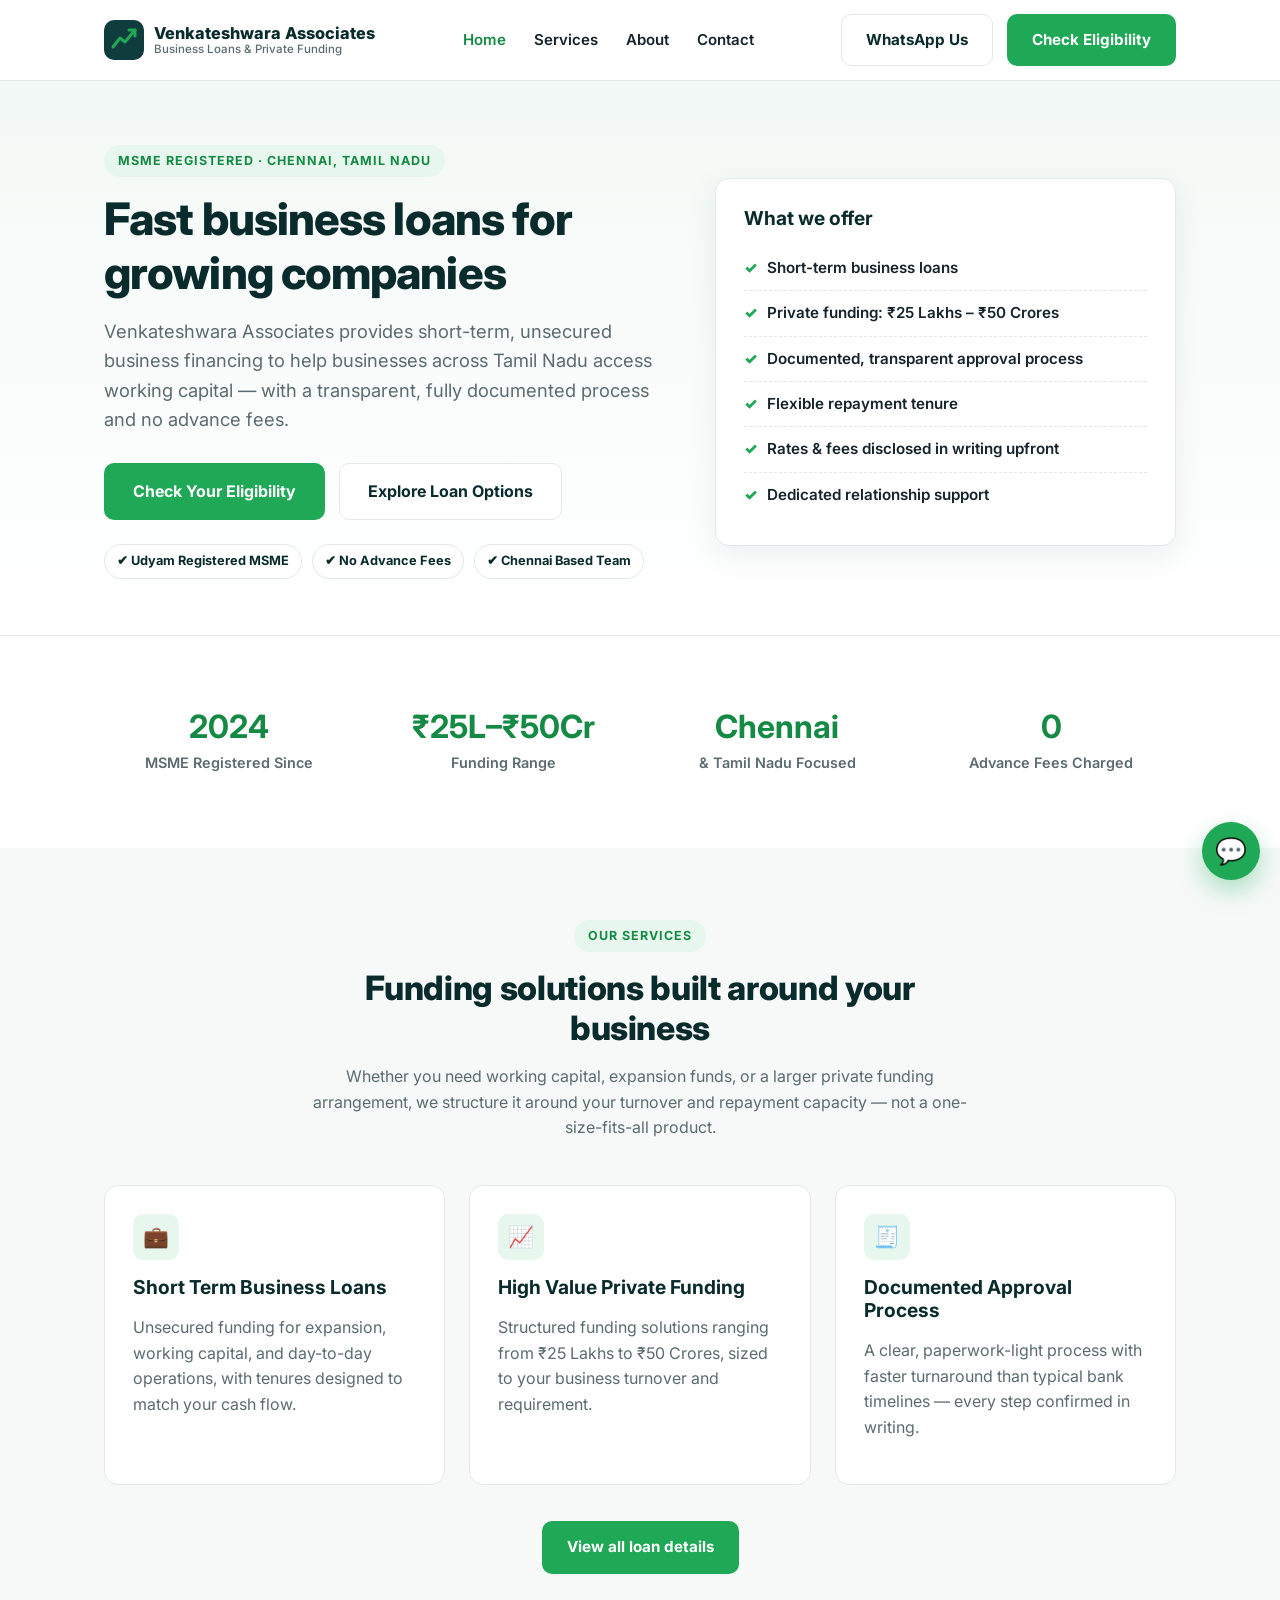
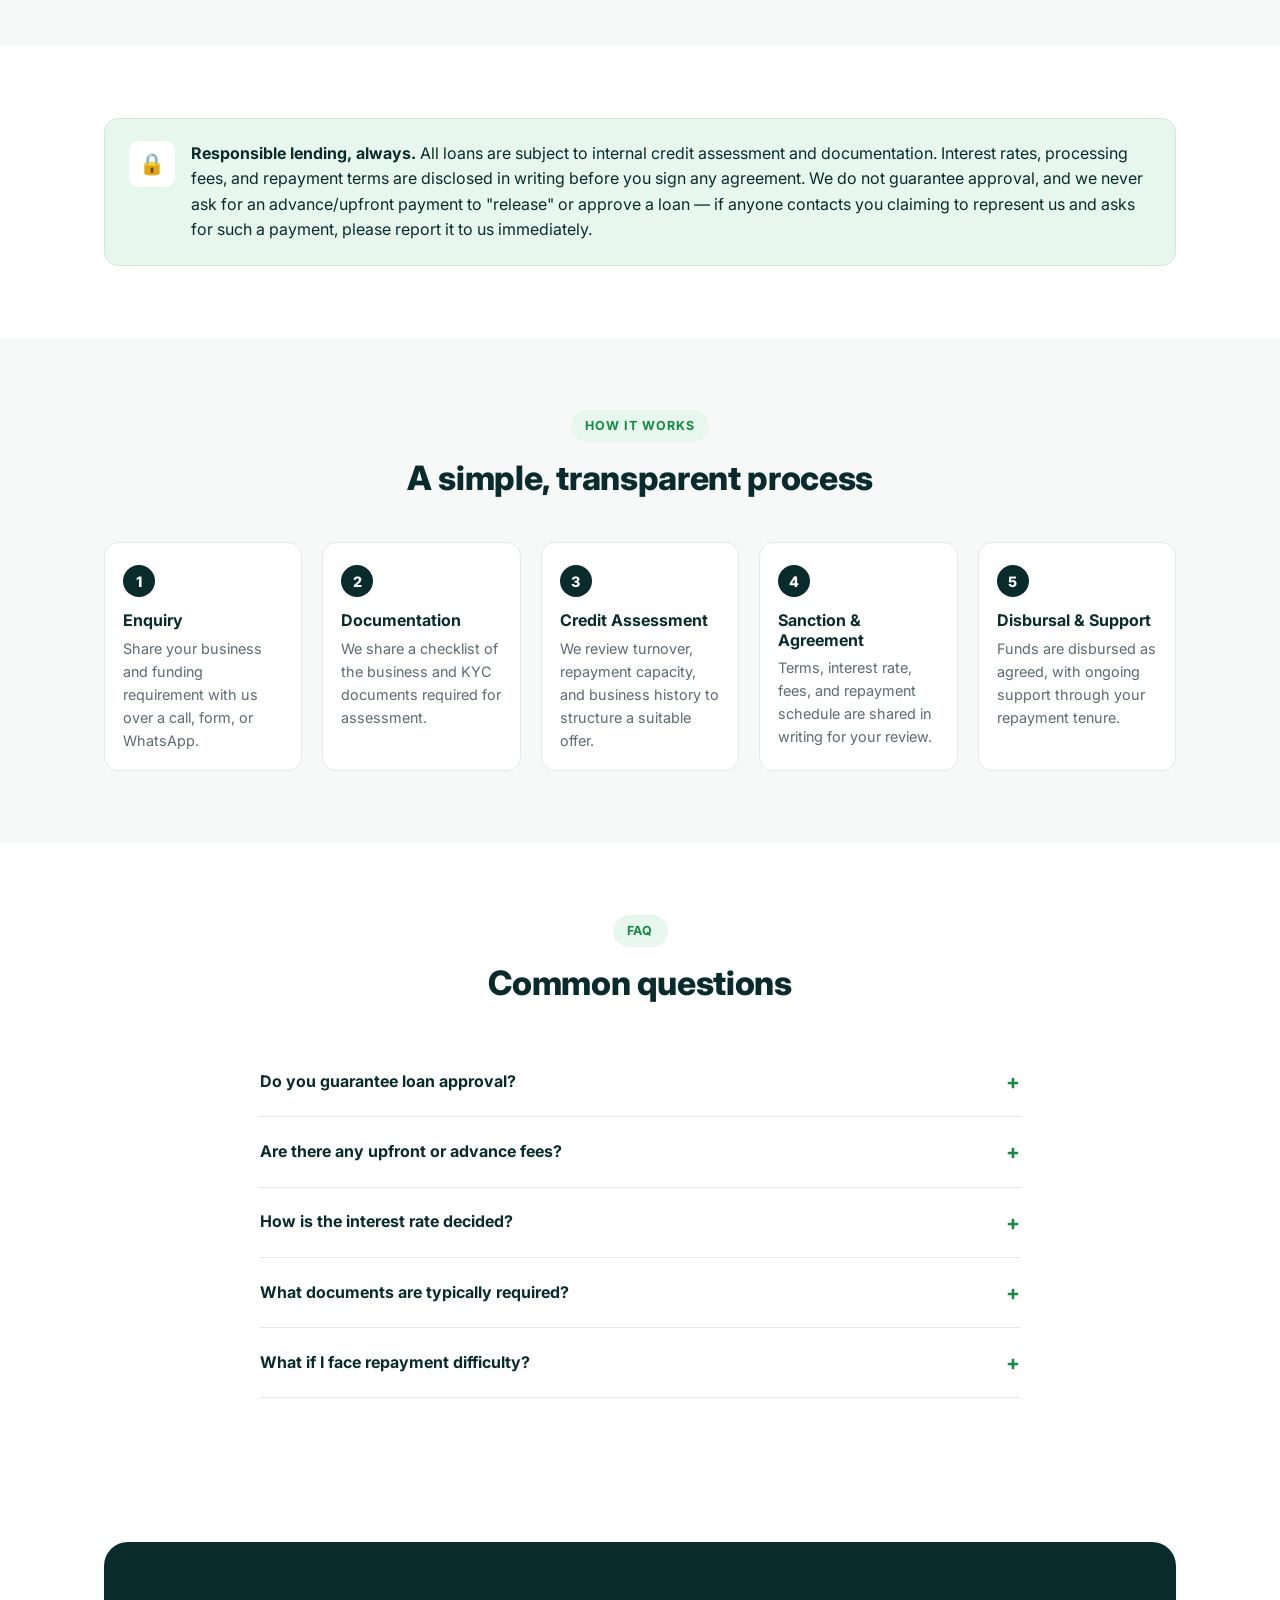
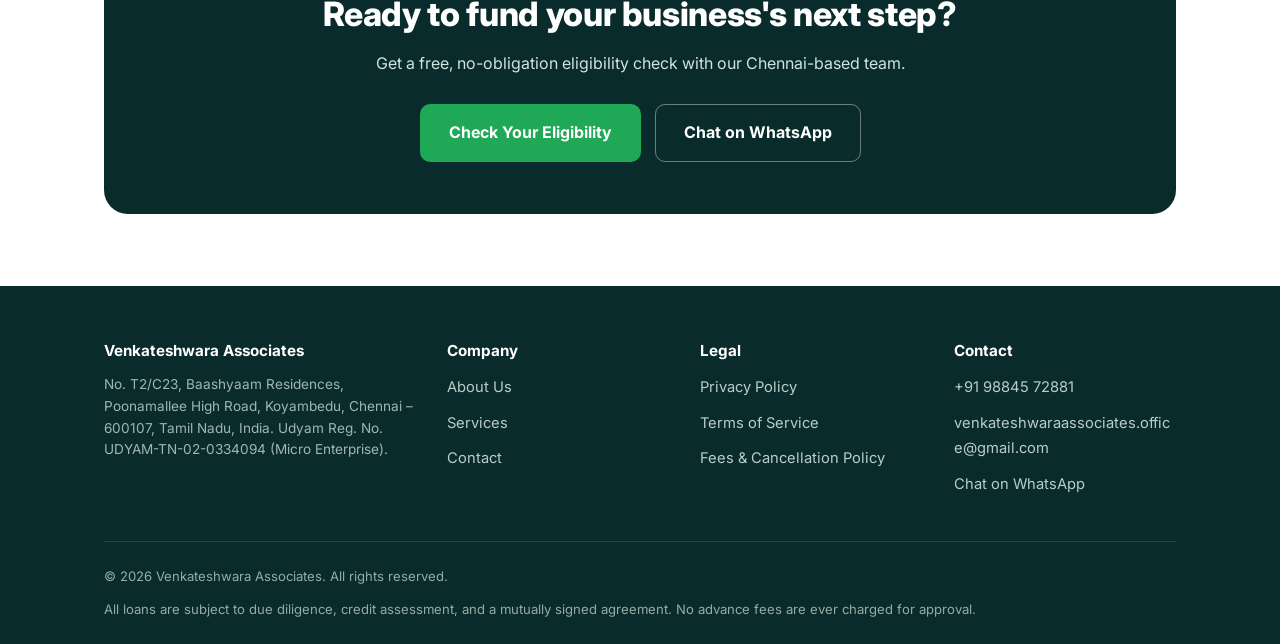
<file: index.html>
<!doctype html>
<html lang="en">
<head>
  <meta charset="UTF-8" />
  <meta name="viewport" content="width=device-width, initial-scale=1.0" />
  <meta name="google-site-verification" content="zwR0_dr8eUotL64Caal3zgIQDHOBmUGTR8WwQlcmbHc" />
  <title>Fast Business Loans for Growing Companies | Venkateshwara Associates, Chennai</title>
  <meta name="description" content="Venkateshwara Associates provides short-term, unsecured business loans and high-value private funding (₹25 Lakhs to ₹50 Crores) to growing businesses in Chennai and Tamil Nadu. MSME registered, transparent process." />
  <link rel="canonical" href="https://venkateshwaraassociates.com/" />
  <meta property="og:type" content="website" />
  <meta property="og:title" content="Fast Business Loans for Growing Companies | Venkateshwara Associates" />
  <meta property="og:description" content="Short-term unsecured business loans and high-value private funding for businesses across Tamil Nadu. MSME registered, transparent terms, no advance fees." />
  <meta property="og:url" content="https://venkateshwaraassociates.com/" />
  <meta property="og:image" content="/assets/og-image.png" />
  <meta name="twitter:card" content="summary_large_image" />
  <link rel="icon" href="/assets/logo.svg" type="image/svg+xml" />
  <link rel="preconnect" href="https://fonts.googleapis.com" />
  <link rel="preconnect" href="https://fonts.gstatic.com" crossorigin />
  <link href="https://fonts.googleapis.com/css2?family=Inter:wght@400;500;600;700;800&display=swap" rel="stylesheet" />
  <link rel="stylesheet" href="/css/style.css" />
  <script type="application/ld+json">
  {
    "@context": "https://schema.org",
    "@type": "FinancialService",
    "name": "Venkateshwara Associates",
    "url": "https://venkateshwaraassociates.com/",
    "logo": "https://venkateshwaraassociates.com/assets/logo.svg",
    "description": "Short-term unsecured business loans and high-value private funding for growing businesses in Tamil Nadu.",
    "address": {
      "@type": "PostalAddress",
      "streetAddress": "No. T2/C23, Baashyaam Residences, Poonamallee High Road, Koyambedu",
      "addressLocality": "Chennai",
      "addressRegion": "Tamil Nadu",
      "postalCode": "600107",
      "addressCountry": "IN"
    },
    "telephone": "+91-98845-72881",
    "email": "venkateshwaraassociates.office@gmail.com",
    "areaServed": "IN",
    "identifier": "UDYAM-TN-02-0334094"
  }
  </script>
</head>
<body>
  <header class="site-header">
    <div class="container nav">
      <a href="/" class="brand">
        <img src="/assets/logo.svg" width="40" height="40" alt="" />
        <span class="brand-name">Venkateshwara Associates<small>Business Loans &amp; Private Funding</small></span>
      </a>
      <nav>
        <ul class="nav-links">
          <li><a href="/" class="active">Home</a></li>
          <li><a href="/services.html">Services</a></li>
          <li><a href="/about.html">About</a></li>
          <li><a href="/contact.html">Contact</a></li>
        </ul>
      </nav>
      <div class="nav-cta">
        <a class="btn btn-outline" href="https://wa.me/919884572881?text=Hi%2C%20I%27d%20like%20to%20know%20more%20about%20business%20loans." target="_blank" rel="noopener">WhatsApp Us</a>
        <a class="btn btn-primary nav-apply" href="/contact.html"><span class="cta-full">Check Eligibility</span><span class="cta-short">Apply</span></a>
        <button class="nav-toggle" aria-label="Toggle menu" aria-expanded="false"><span></span></button>
      </div>
    </div>
  </header>

  <main>
    <section class="hero">
      <div class="container hero-grid">
        <div>
          <span class="eyebrow">MSME Registered &middot; Chennai, Tamil Nadu</span>
          <h1>Fast business loans for growing companies</h1>
          <p class="lead">Venkateshwara Associates provides short-term, unsecured business financing to help businesses across Tamil Nadu access working capital &mdash; with a transparent, fully documented process and no advance fees.</p>
          <div class="hero-actions">
            <a class="btn btn-primary btn-lg" href="/contact.html">Check Your Eligibility</a>
            <a class="btn btn-outline btn-lg" href="/services.html">Explore Loan Options</a>
          </div>
          <div class="hero-badges">
            <span class="badge">✔ Udyam Registered MSME</span>
            <span class="badge">✔ No Advance Fees</span>
            <span class="badge">✔ Chennai Based Team</span>
          </div>
        </div>
        <div class="hero-card">
          <h3>What we offer</h3>
          <ul>
            <li><span class="tick">✓</span> Short-term business loans</li>
            <li><span class="tick">✓</span> Private funding: ₹25 Lakhs &ndash; ₹50 Crores</li>
            <li><span class="tick">✓</span> Documented, transparent approval process</li>
            <li><span class="tick">✓</span> Flexible repayment tenure</li>
            <li><span class="tick">✓</span> Rates &amp; fees disclosed in writing upfront</li>
            <li><span class="tick">✓</span> Dedicated relationship support</li>
          </ul>
        </div>
      </div>
    </section>

    <section class="section">
      <div class="container">
        <div class="stats">
          <div class="stat"><h3>2024</h3><span>MSME Registered Since</span></div>
          <div class="stat"><h3>₹25L&ndash;₹50Cr</h3><span>Funding Range</span></div>
          <div class="stat"><h3>Chennai</h3><span>&amp; Tamil Nadu Focused</span></div>
          <div class="stat"><h3>0</h3><span>Advance Fees Charged</span></div>
        </div>
      </div>
    </section>

    <section class="section section-soft" id="services">
      <div class="container">
        <div class="section-head">
          <span class="eyebrow">Our Services</span>
          <h2>Funding solutions built around your business</h2>
          <p>Whether you need working capital, expansion funds, or a larger private funding arrangement, we structure it around your turnover and repayment capacity &mdash; not a one-size-fits-all product.</p>
        </div>
        <div class="grid-3">
          <div class="card">
            <div class="card-icon">💼</div>
            <h3>Short Term Business Loans</h3>
            <p>Unsecured funding for expansion, working capital, and day-to-day operations, with tenures designed to match your cash flow.</p>
          </div>
          <div class="card">
            <div class="card-icon">📈</div>
            <h3>High Value Private Funding</h3>
            <p>Structured funding solutions ranging from ₹25 Lakhs to ₹50 Crores, sized to your business turnover and requirement.</p>
          </div>
          <div class="card">
            <div class="card-icon">🧾</div>
            <h3>Documented Approval Process</h3>
            <p>A clear, paperwork-light process with faster turnaround than typical bank timelines &mdash; every step confirmed in writing.</p>
          </div>
        </div>
        <div style="text-align:center; margin-top:36px;">
          <a class="btn btn-primary" href="/services.html">View all loan details</a>
        </div>
      </div>
    </section>

    <section class="section">
      <div class="container">
        <div class="notice">
          <div class="card-icon">🔒</div>
          <p><strong>Responsible lending, always.</strong> All loans are subject to internal credit assessment and documentation. Interest rates, processing fees, and repayment terms are disclosed in writing before you sign any agreement. We do not guarantee approval, and we never ask for an advance/upfront payment to "release" or approve a loan &mdash; if anyone contacts you claiming to represent us and asks for such a payment, please report it to us immediately.</p>
        </div>
      </div>
    </section>

    <section class="section section-soft">
      <div class="container">
        <div class="section-head">
          <span class="eyebrow">How It Works</span>
          <h2>A simple, transparent process</h2>
        </div>
        <div class="process">
          <div class="step"><div class="step-num">1</div><h3>Enquiry</h3><p>Share your business and funding requirement with us over a call, form, or WhatsApp.</p></div>
          <div class="step"><div class="step-num">2</div><h3>Documentation</h3><p>We share a checklist of the business and KYC documents required for assessment.</p></div>
          <div class="step"><div class="step-num">3</div><h3>Credit Assessment</h3><p>We review turnover, repayment capacity, and business history to structure a suitable offer.</p></div>
          <div class="step"><div class="step-num">4</div><h3>Sanction &amp; Agreement</h3><p>Terms, interest rate, fees, and repayment schedule are shared in writing for your review.</p></div>
          <div class="step"><div class="step-num">5</div><h3>Disbursal &amp; Support</h3><p>Funds are disbursed as agreed, with ongoing support through your repayment tenure.</p></div>
        </div>
      </div>
    </section>

    <section class="section" id="faq">
      <div class="container">
        <div class="section-head">
          <span class="eyebrow">FAQ</span>
          <h2>Common questions</h2>
        </div>
        <div style="max-width:760px;margin:0 auto;">
          <details class="faq-item">
            <summary>Do you guarantee loan approval?</summary>
            <p>No. Every application goes through an internal credit assessment based on your business turnover, documentation, and repayment capacity. We only confirm terms in writing once an offer is sanctioned.</p>
          </details>
          <details class="faq-item">
            <summary>Are there any upfront or advance fees?</summary>
            <p>We do not charge any advance/upfront payment to approve or disburse a loan. Any applicable processing fees are disclosed clearly before you sign an agreement, and are deducted from or billed alongside the sanctioned loan &mdash; never collected in advance to "unlock" funding.</p>
          </details>
          <details class="faq-item">
            <summary>How is the interest rate decided?</summary>
            <p>Interest rates depend on the loan amount, tenure, and your business's risk profile, and are shared with you in writing as part of the sanction offer before you agree to proceed.</p>
          </details>
          <details class="faq-item">
            <summary>What documents are typically required?</summary>
            <p>Common requirements include business registration proof, recent bank statements, KYC of the proprietor/partners/directors, and basic financial/turnover details. We'll confirm the exact checklist for your case during the enquiry step.</p>
          </details>
          <details class="faq-item">
            <summary>What if I face repayment difficulty?</summary>
            <p>Contact us as early as possible &mdash; we'd rather work out a revised plan with you than let an account fall into default. Our contact and grievance details are on the <a href="/contact.html">Contact page</a>.</p>
          </details>
        </div>
      </div>
    </section>

    <section class="section">
      <div class="container">
        <div class="cta-band">
          <h2>Ready to fund your business's next step?</h2>
          <p>Get a free, no-obligation eligibility check with our Chennai-based team.</p>
          <div class="hero-actions" style="justify-content:center;">
            <a class="btn btn-primary btn-lg" href="/contact.html">Check Your Eligibility</a>
            <a class="btn btn-outline btn-lg" href="https://wa.me/919884572881?text=Hi%2C%20I%27d%20like%20to%20know%20more%20about%20business%20loans." target="_blank" rel="noopener">Chat on WhatsApp</a>
          </div>
        </div>
      </div>
    </section>
  </main>

  <footer class="site-footer">
    <div class="container">
      <div class="footer-grid">
        <div>
          <h4>Venkateshwara Associates</h4>
          <p class="foot-legal">No. T2/C23, Baashyaam Residences, Poonamallee High Road, Koyambedu, Chennai &ndash; 600107, Tamil Nadu, India. Udyam Reg. No. UDYAM-TN-02-0334094 (Micro Enterprise).</p>
        </div>
        <div>
          <h4>Company</h4>
          <ul>
            <li><a href="/about.html">About Us</a></li>
            <li><a href="/services.html">Services</a></li>
            <li><a href="/contact.html">Contact</a></li>
          </ul>
        </div>
        <div>
          <h4>Legal</h4>
          <ul>
            <li><a href="/privacy-policy.html">Privacy Policy</a></li>
            <li><a href="/terms-of-service.html">Terms of Service</a></li>
            <li><a href="/refund-policy.html">Fees &amp; Cancellation Policy</a></li>
          </ul>
        </div>
        <div>
          <h4>Contact</h4>
          <ul>
            <li><a href="tel:+919884572881">+91 98845 72881</a></li>
            <li><a href="mailto:venkateshwaraassociates.office@gmail.com">venkateshwaraassociates.office@gmail.com</a></li>
            <li><a href="https://wa.me/919884572881" target="_blank" rel="noopener">Chat on WhatsApp</a></li>
          </ul>
        </div>
      </div>
      <div class="footer-bottom">
        <span>&copy; <span id="year"></span> Venkateshwara Associates. All rights reserved.</span>
        <span>All loans are subject to due diligence, credit assessment, and a mutually signed agreement. No advance fees are ever charged for approval.</span>
      </div>
    </div>
  </footer>

  <a class="whatsapp-fab" href="https://wa.me/919884572881?text=Hi%2C%20I%27d%20like%20to%20know%20more%20about%20business%20loans." target="_blank" rel="noopener" aria-label="Chat on WhatsApp">💬</a>
  <script src="/js/main.js"></script>
</body>
</html>
</file>
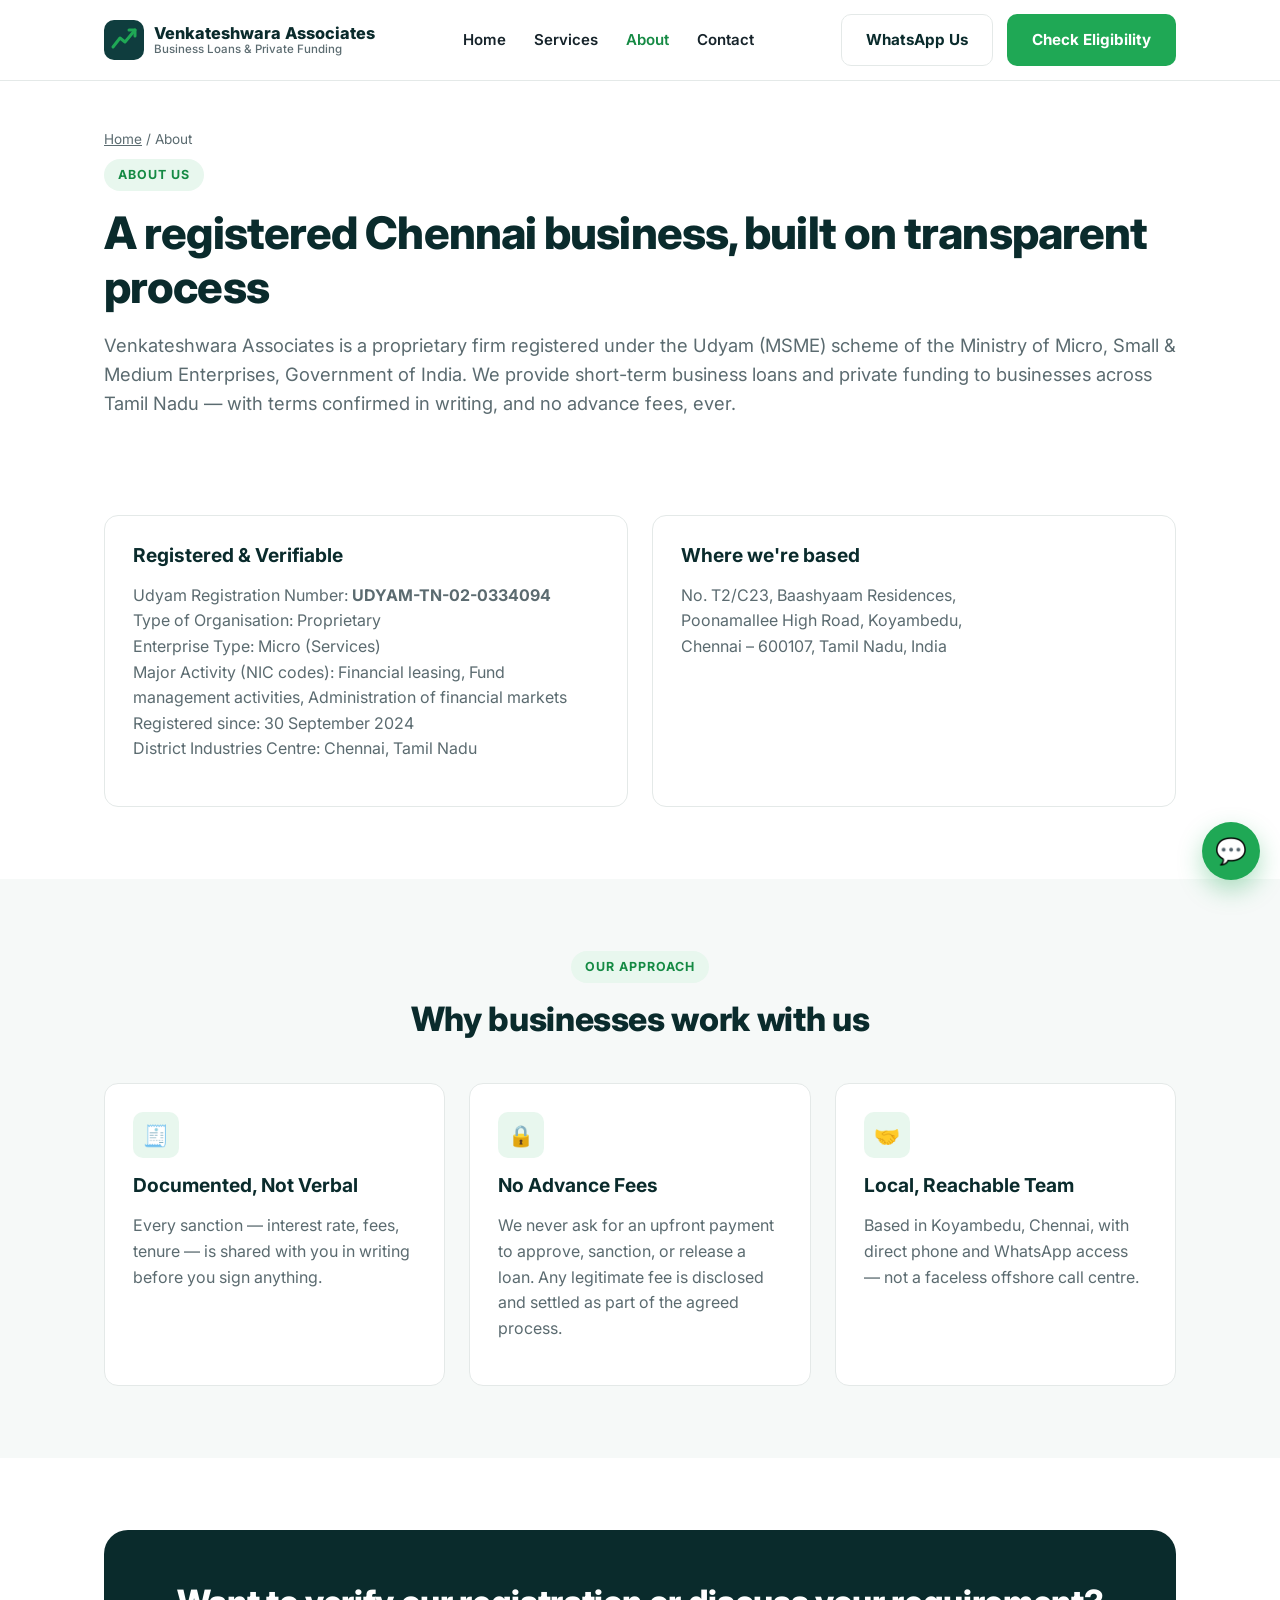
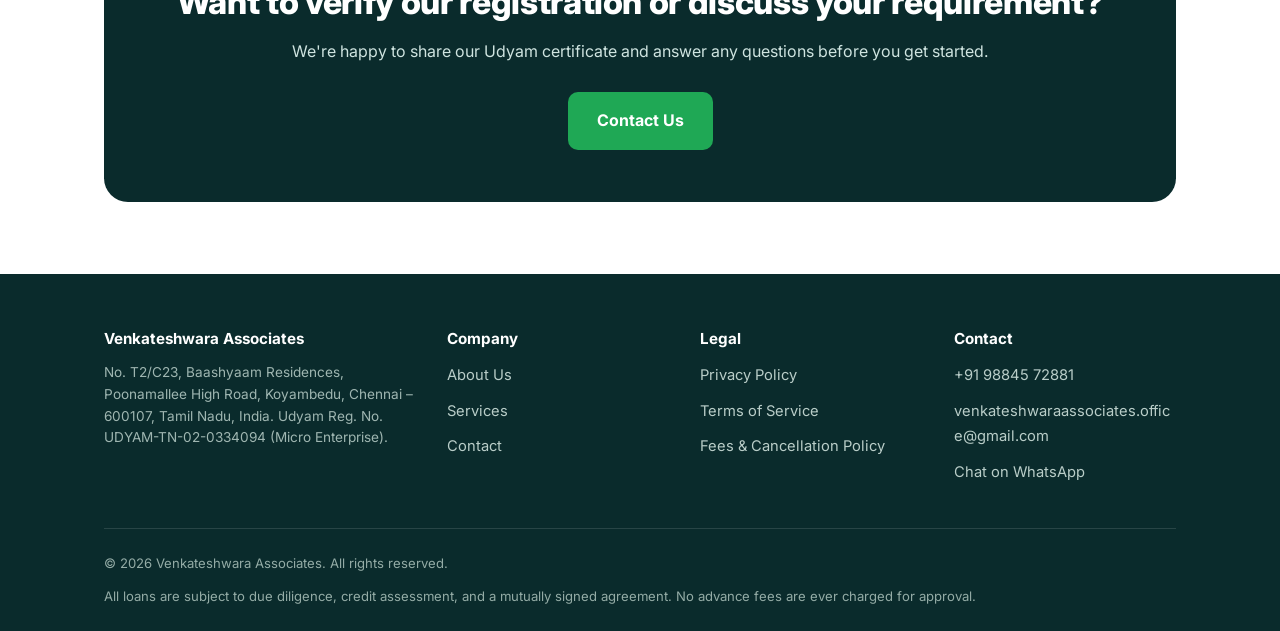
<file: about.html>
<!doctype html>
<html lang="en">
<head>
  <meta charset="UTF-8" />
  <meta name="viewport" content="width=device-width, initial-scale=1.0" />
  <title>About Us | Venkateshwara Associates &ndash; MSME Registered, Chennai</title>
  <meta name="description" content="Venkateshwara Associates is a Udyam (MSME) registered proprietary firm based in Koyambedu, Chennai, providing short-term business loans and private funding to Tamil Nadu businesses." />
  <link rel="canonical" href="https://venkateshwaraassociates.com/about.html" />
  <link rel="icon" href="/assets/logo.svg" type="image/svg+xml" />
  <link rel="preconnect" href="https://fonts.googleapis.com" />
  <link rel="preconnect" href="https://fonts.gstatic.com" crossorigin />
  <link href="https://fonts.googleapis.com/css2?family=Inter:wght@400;500;600;700;800&display=swap" rel="stylesheet" />
  <link rel="stylesheet" href="/css/style.css" />
</head>
<body>
  <header class="site-header">
    <div class="container nav">
      <a href="/" class="brand">
        <img src="/assets/logo.svg" width="40" height="40" alt="" />
        <span class="brand-name">Venkateshwara Associates<small>Business Loans &amp; Private Funding</small></span>
      </a>
      <nav>
        <ul class="nav-links">
          <li><a href="/">Home</a></li>
          <li><a href="/services.html">Services</a></li>
          <li><a href="/about.html" class="active">About</a></li>
          <li><a href="/contact.html">Contact</a></li>
        </ul>
      </nav>
      <div class="nav-cta">
        <a class="btn btn-outline" href="https://wa.me/919884572881?text=Hi%2C%20I%27d%20like%20to%20know%20more%20about%20business%20loans." target="_blank" rel="noopener">WhatsApp Us</a>
        <a class="btn btn-primary nav-apply" href="/contact.html"><span class="cta-full">Check Eligibility</span><span class="cta-short">Apply</span></a>
        <button class="nav-toggle" aria-label="Toggle menu" aria-expanded="false"><span></span></button>
      </div>
    </div>
  </header>

  <main>
    <section class="page-hero container">
      <div class="breadcrumb"><a href="/">Home</a> / About</div>
      <span class="eyebrow">About Us</span>
      <h1>A registered Chennai business, built on transparent process</h1>
      <p class="lead">Venkateshwara Associates is a proprietary firm registered under the Udyam (MSME) scheme of the Ministry of Micro, Small &amp; Medium Enterprises, Government of India. We provide short-term business loans and private funding to businesses across Tamil Nadu &mdash; with terms confirmed in writing, and no advance fees, ever.</p>
    </section>

    <section class="section">
      <div class="container grid-2">
        <div class="card">
          <h3>Registered &amp; Verifiable</h3>
          <p>Udyam Registration Number: <strong>UDYAM-TN-02-0334094</strong><br/>
          Type of Organisation: Proprietary<br/>
          Enterprise Type: Micro (Services)<br/>
          Major Activity (NIC codes): Financial leasing, Fund management activities, Administration of financial markets<br/>
          Registered since: 30 September 2024<br/>
          District Industries Centre: Chennai, Tamil Nadu</p>
        </div>
        <div class="card">
          <h3>Where we're based</h3>
          <p>No. T2/C23, Baashyaam Residences,<br/>
          Poonamallee High Road, Koyambedu,<br/>
          Chennai &ndash; 600107, Tamil Nadu, India</p>
        </div>
      </div>
    </section>

    <section class="section section-soft">
      <div class="container">
        <div class="section-head">
          <span class="eyebrow">Our Approach</span>
          <h2>Why businesses work with us</h2>
        </div>
        <div class="grid-3">
          <div class="card">
            <div class="card-icon">🧾</div>
            <h3>Documented, Not Verbal</h3>
            <p>Every sanction &mdash; interest rate, fees, tenure &mdash; is shared with you in writing before you sign anything.</p>
          </div>
          <div class="card">
            <div class="card-icon">🔒</div>
            <h3>No Advance Fees</h3>
            <p>We never ask for an upfront payment to approve, sanction, or release a loan. Any legitimate fee is disclosed and settled as part of the agreed process.</p>
          </div>
          <div class="card">
            <div class="card-icon">🤝</div>
            <h3>Local, Reachable Team</h3>
            <p>Based in Koyambedu, Chennai, with direct phone and WhatsApp access &mdash; not a faceless offshore call centre.</p>
          </div>
        </div>
      </div>
    </section>

    <section class="section">
      <div class="container">
        <div class="cta-band">
          <h2>Want to verify our registration or discuss your requirement?</h2>
          <p>We're happy to share our Udyam certificate and answer any questions before you get started.</p>
          <div class="hero-actions" style="justify-content:center;">
            <a class="btn btn-primary btn-lg" href="/contact.html">Contact Us</a>
          </div>
        </div>
      </div>
    </section>
  </main>

  <footer class="site-footer">
    <div class="container">
      <div class="footer-grid">
        <div>
          <h4>Venkateshwara Associates</h4>
          <p class="foot-legal">No. T2/C23, Baashyaam Residences, Poonamallee High Road, Koyambedu, Chennai &ndash; 600107, Tamil Nadu, India. Udyam Reg. No. UDYAM-TN-02-0334094 (Micro Enterprise).</p>
        </div>
        <div>
          <h4>Company</h4>
          <ul>
            <li><a href="/about.html">About Us</a></li>
            <li><a href="/services.html">Services</a></li>
            <li><a href="/contact.html">Contact</a></li>
          </ul>
        </div>
        <div>
          <h4>Legal</h4>
          <ul>
            <li><a href="/privacy-policy.html">Privacy Policy</a></li>
            <li><a href="/terms-of-service.html">Terms of Service</a></li>
            <li><a href="/refund-policy.html">Fees &amp; Cancellation Policy</a></li>
          </ul>
        </div>
        <div>
          <h4>Contact</h4>
          <ul>
            <li><a href="tel:+919884572881">+91 98845 72881</a></li>
            <li><a href="mailto:venkateshwaraassociates.office@gmail.com">venkateshwaraassociates.office@gmail.com</a></li>
            <li><a href="https://wa.me/919884572881" target="_blank" rel="noopener">Chat on WhatsApp</a></li>
          </ul>
        </div>
      </div>
      <div class="footer-bottom">
        <span>&copy; <span id="year"></span> Venkateshwara Associates. All rights reserved.</span>
        <span>All loans are subject to due diligence, credit assessment, and a mutually signed agreement. No advance fees are ever charged for approval.</span>
      </div>
    </div>
  </footer>

  <a class="whatsapp-fab" href="https://wa.me/919884572881?text=Hi%2C%20I%27d%20like%20to%20know%20more%20about%20business%20loans." target="_blank" rel="noopener" aria-label="Chat on WhatsApp">💬</a>
  <script src="/js/main.js"></script>
</body>
</html>
</file>
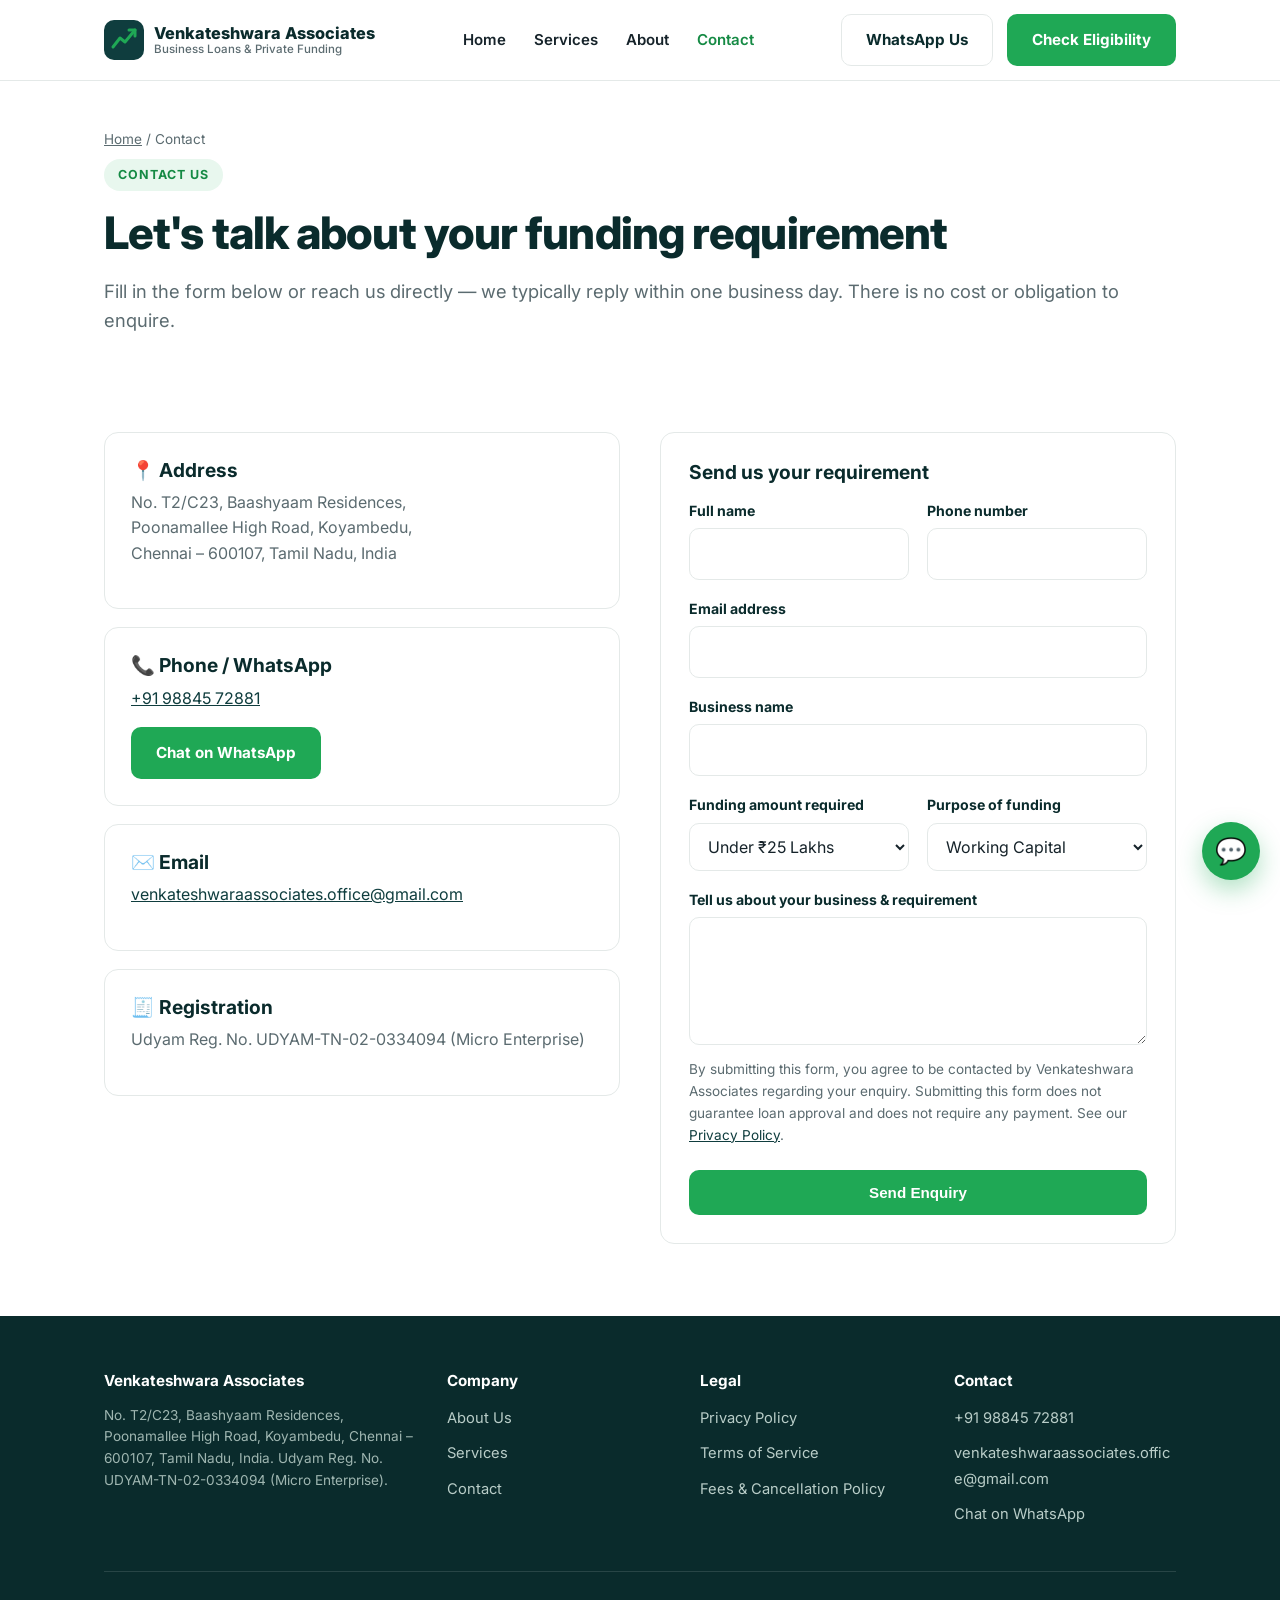
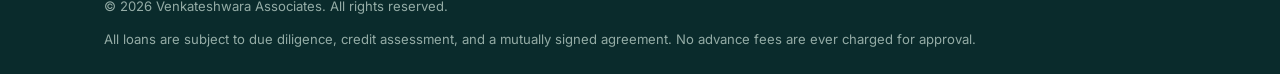
<file: contact.html>
<!doctype html>
<html lang="en">
<head>
  <meta charset="UTF-8" />
  <meta name="viewport" content="width=device-width, initial-scale=1.0" />
  <title>Contact Us | Venkateshwara Associates</title>
  <meta name="description" content="Get in touch with Venkateshwara Associates for short-term business loans and private funding. Chennai, Tamil Nadu. No advance fees, ever." />
  <link rel="canonical" href="https://venkateshwaraassociates.com/contact.html" />
  <link rel="icon" href="/assets/logo.svg" type="image/svg+xml" />
  <link rel="preconnect" href="https://fonts.googleapis.com" />
  <link rel="preconnect" href="https://fonts.gstatic.com" crossorigin />
  <link href="https://fonts.googleapis.com/css2?family=Inter:wght@400;500;600;700;800&display=swap" rel="stylesheet" />
  <link rel="stylesheet" href="/css/style.css" />
</head>
<body>
  <header class="site-header">
    <div class="container nav">
      <a href="/" class="brand">
        <img src="/assets/logo.svg" width="40" height="40" alt="" />
        <span class="brand-name">Venkateshwara Associates<small>Business Loans &amp; Private Funding</small></span>
      </a>
      <nav>
        <ul class="nav-links">
          <li><a href="/">Home</a></li>
          <li><a href="/services.html">Services</a></li>
          <li><a href="/about.html">About</a></li>
          <li><a href="/contact.html" class="active">Contact</a></li>
        </ul>
      </nav>
      <div class="nav-cta">
        <a class="btn btn-outline" href="https://wa.me/919884572881?text=Hi%2C%20I%27d%20like%20to%20know%20more%20about%20business%20loans." target="_blank" rel="noopener">WhatsApp Us</a>
        <a class="btn btn-primary nav-apply" href="/contact.html"><span class="cta-full">Check Eligibility</span><span class="cta-short">Apply</span></a>
        <button class="nav-toggle" aria-label="Toggle menu" aria-expanded="false"><span></span></button>
      </div>
    </div>
  </header>

  <main>
    <section class="page-hero container">
      <div class="breadcrumb"><a href="/">Home</a> / Contact</div>
      <span class="eyebrow">Contact Us</span>
      <h1>Let's talk about your funding requirement</h1>
      <p class="lead">Fill in the form below or reach us directly &mdash; we typically reply within one business day. There is no cost or obligation to enquire.</p>
    </section>

    <section class="section">
      <div class="container contact-grid">
        <div>
          <div class="info-card">
            <h3>📍 Address</h3>
            <p>No. T2/C23, Baashyaam Residences,<br/>Poonamallee High Road, Koyambedu,<br/>Chennai &ndash; 600107, Tamil Nadu, India</p>
          </div>
          <div class="info-card">
            <h3>📞 Phone / WhatsApp</h3>
            <p><a href="tel:+919884572881">+91 98845 72881</a></p>
            <a class="btn btn-primary" href="https://wa.me/919884572881?text=Hi%2C%20I%27d%20like%20to%20know%20more%20about%20business%20loans." target="_blank" rel="noopener">Chat on WhatsApp</a>
          </div>
          <div class="info-card">
            <h3>✉️ Email</h3>
            <p><a href="mailto:venkateshwaraassociates.office@gmail.com">venkateshwaraassociates.office@gmail.com</a></p>
          </div>
          <div class="info-card">
            <h3>🧾 Registration</h3>
            <p>Udyam Reg. No. UDYAM-TN-02-0334094 (Micro Enterprise)</p>
          </div>
        </div>

        <div class="card">
          <h3>Send us your requirement</h3>
          <form name="loan-enquiry" method="POST" data-netlify="true" netlify-honeypot="company-website" action="/thank-you.html">
            <input type="hidden" name="form-name" value="loan-enquiry" />
            <p style="display:none;">
              <label>Don't fill this out if you're human: <input name="company-website" /></label>
            </p>
            <div class="form-grid">
              <div class="field">
                <label for="name">Full name</label>
                <input id="name" name="name" type="text" required />
              </div>
              <div class="field">
                <label for="phone">Phone number</label>
                <input id="phone" name="phone" type="tel" required />
              </div>
              <div class="field field-full">
                <label for="email">Email address</label>
                <input id="email" name="email" type="email" required />
              </div>
              <div class="field field-full">
                <label for="business">Business name</label>
                <input id="business" name="business" type="text" />
              </div>
              <div class="field">
                <label for="amount">Funding amount required</label>
                <select id="amount" name="amount">
                  <option>Under ₹25 Lakhs</option>
                  <option>₹25 Lakhs &ndash; ₹1 Crore</option>
                  <option>₹1 Crore &ndash; ₹10 Crores</option>
                  <option>₹10 Crores &ndash; ₹50 Crores</option>
                  <option>Not sure yet</option>
                </select>
              </div>
              <div class="field">
                <label for="purpose">Purpose of funding</label>
                <select id="purpose" name="purpose">
                  <option>Working Capital</option>
                  <option>Business Expansion</option>
                  <option>Equipment / Inventory Purchase</option>
                  <option>Other</option>
                </select>
              </div>
              <div class="field field-full">
                <label for="message">Tell us about your business &amp; requirement</label>
                <textarea id="message" name="message" rows="4"></textarea>
              </div>
            </div>
            <p class="form-note">By submitting this form, you agree to be contacted by Venkateshwara Associates regarding your enquiry. Submitting this form does not guarantee loan approval and does not require any payment. See our <a href="/privacy-policy.html">Privacy Policy</a>.</p>
            <button class="btn btn-primary btn-block" type="submit" style="margin-top:8px;">Send Enquiry</button>
          </form>
        </div>
      </div>
    </section>
  </main>

  <footer class="site-footer">
    <div class="container">
      <div class="footer-grid">
        <div>
          <h4>Venkateshwara Associates</h4>
          <p class="foot-legal">No. T2/C23, Baashyaam Residences, Poonamallee High Road, Koyambedu, Chennai &ndash; 600107, Tamil Nadu, India. Udyam Reg. No. UDYAM-TN-02-0334094 (Micro Enterprise).</p>
        </div>
        <div>
          <h4>Company</h4>
          <ul>
            <li><a href="/about.html">About Us</a></li>
            <li><a href="/services.html">Services</a></li>
            <li><a href="/contact.html">Contact</a></li>
          </ul>
        </div>
        <div>
          <h4>Legal</h4>
          <ul>
            <li><a href="/privacy-policy.html">Privacy Policy</a></li>
            <li><a href="/terms-of-service.html">Terms of Service</a></li>
            <li><a href="/refund-policy.html">Fees &amp; Cancellation Policy</a></li>
          </ul>
        </div>
        <div>
          <h4>Contact</h4>
          <ul>
            <li><a href="tel:+919884572881">+91 98845 72881</a></li>
            <li><a href="mailto:venkateshwaraassociates.office@gmail.com">venkateshwaraassociates.office@gmail.com</a></li>
            <li><a href="https://wa.me/919884572881" target="_blank" rel="noopener">Chat on WhatsApp</a></li>
          </ul>
        </div>
      </div>
      <div class="footer-bottom">
        <span>&copy; <span id="year"></span> Venkateshwara Associates. All rights reserved.</span>
        <span>All loans are subject to due diligence, credit assessment, and a mutually signed agreement. No advance fees are ever charged for approval.</span>
      </div>
    </div>
  </footer>

  <a class="whatsapp-fab" href="https://wa.me/919884572881?text=Hi%2C%20I%27d%20like%20to%20know%20more%20about%20business%20loans." target="_blank" rel="noopener" aria-label="Chat on WhatsApp">💬</a>
  <script src="/js/main.js"></script>
</body>
</html>
</file>
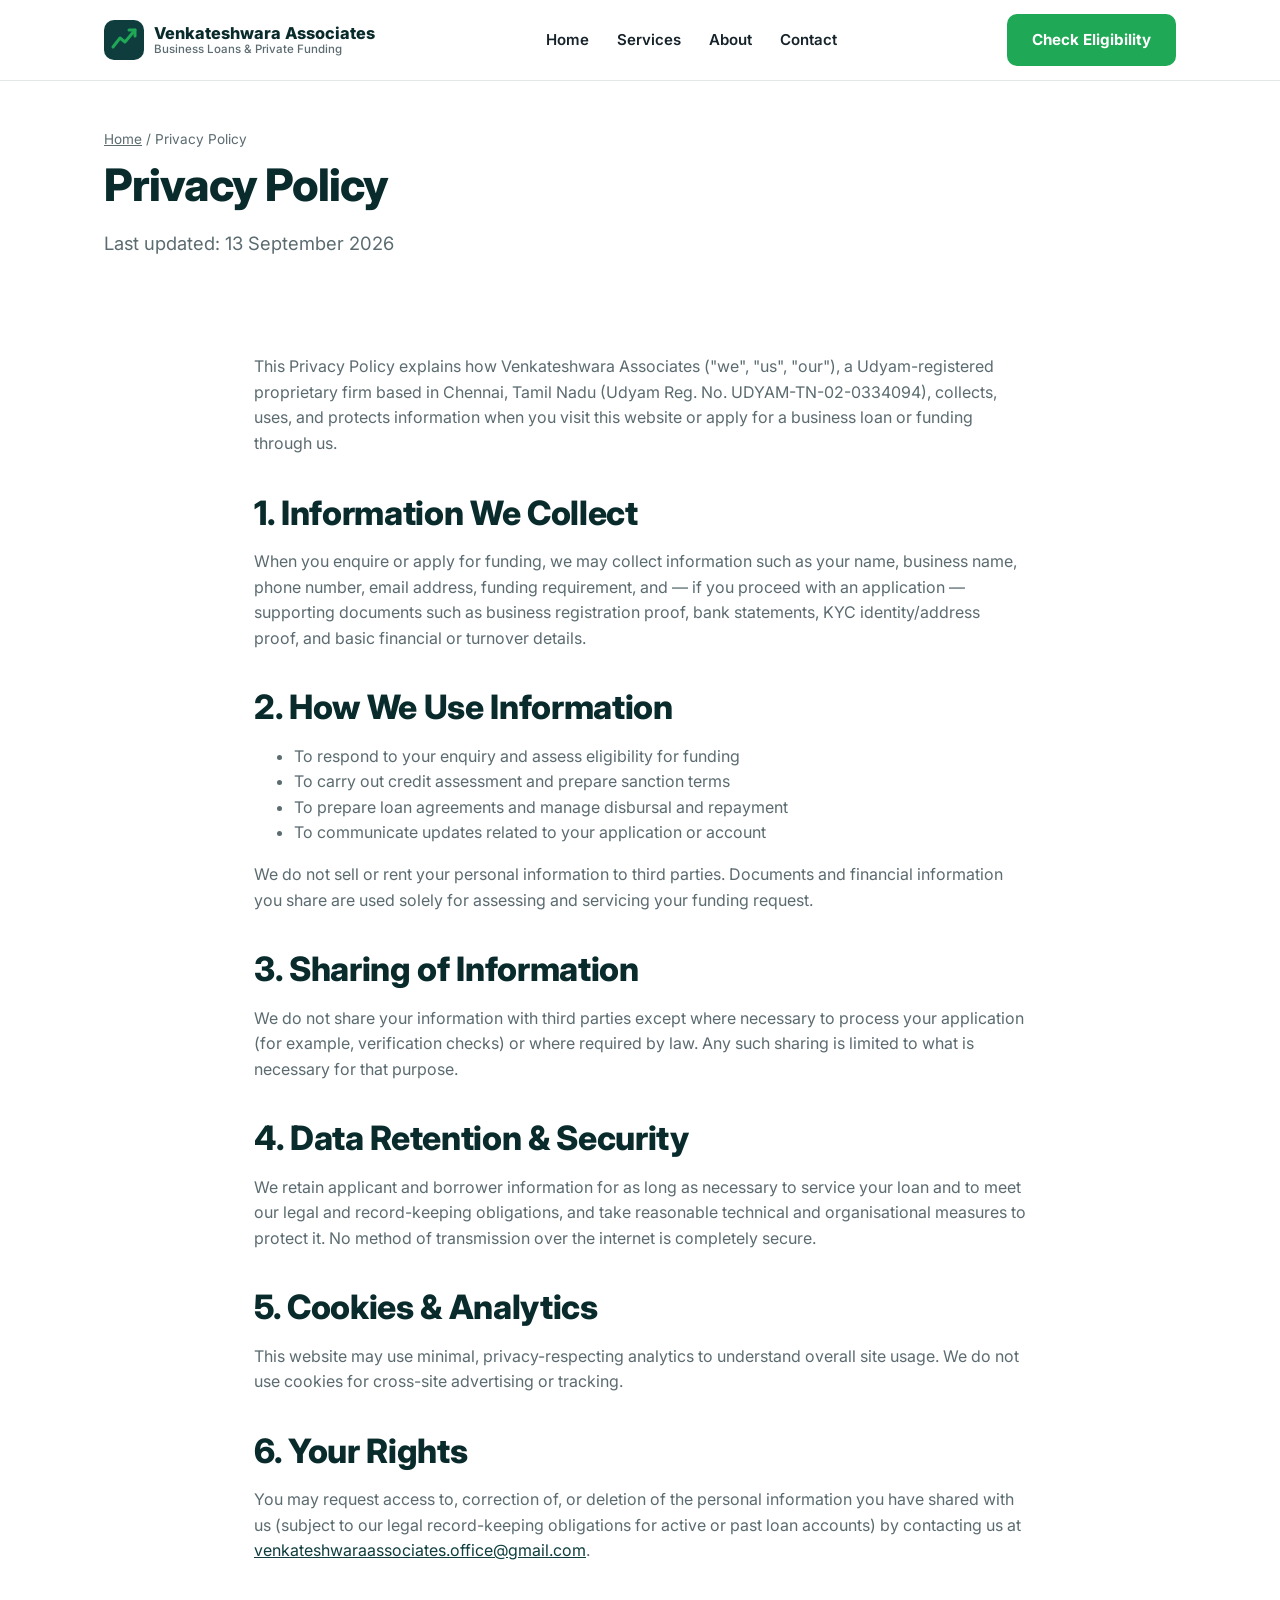
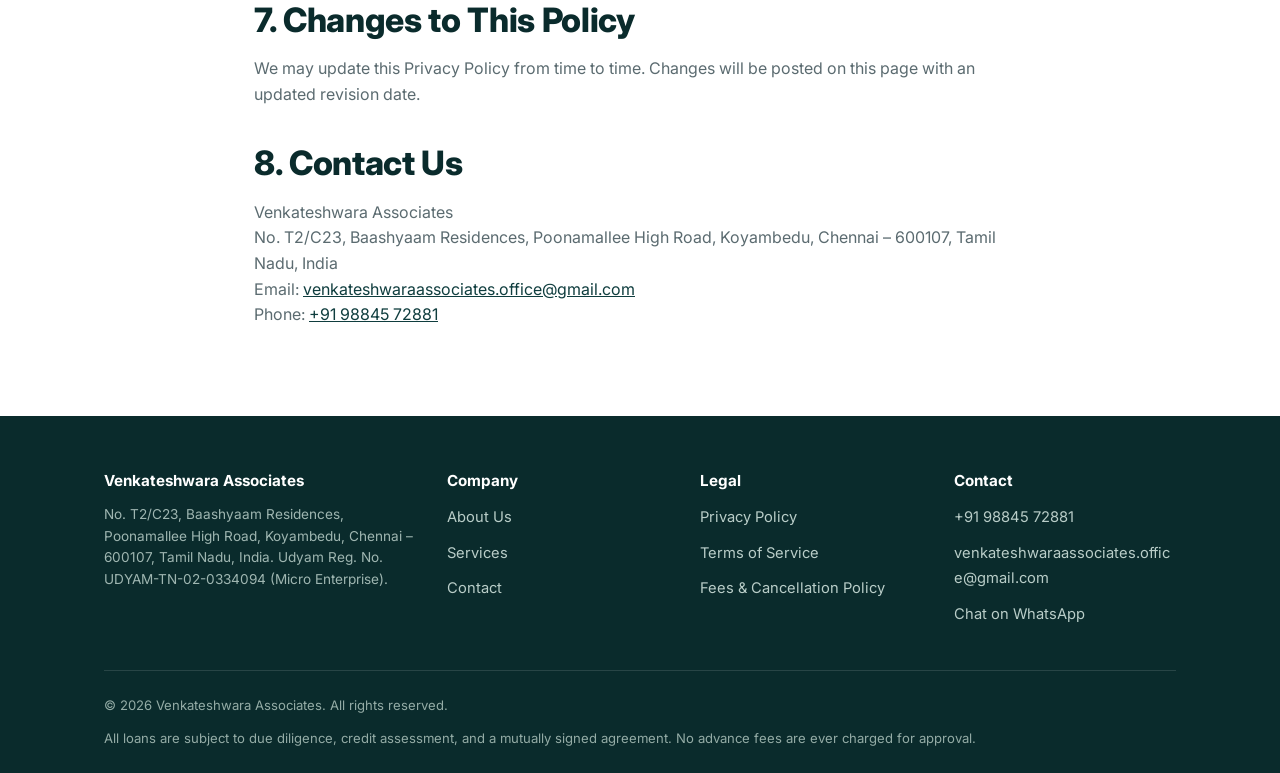
<file: privacy-policy.html>
<!doctype html>
<html lang="en">
<head>
  <meta charset="UTF-8" />
  <meta name="viewport" content="width=device-width, initial-scale=1.0" />
  <title>Privacy Policy | Venkateshwara Associates</title>
  <meta name="description" content="Privacy Policy for Venkateshwara Associates, describing how we collect, use, and protect applicant information for our business loan and funding services." />
  <link rel="canonical" href="https://venkateshwaraassociates.com/privacy-policy.html" />
  <link rel="icon" href="/assets/logo.svg" type="image/svg+xml" />
  <link href="https://fonts.googleapis.com/css2?family=Inter:wght@400;500;600;700;800&display=swap" rel="stylesheet" />
  <link rel="stylesheet" href="/css/style.css" />
</head>
<body>
  <header class="site-header">
    <div class="container nav">
      <a href="/" class="brand">
        <img src="/assets/logo.svg" width="40" height="40" alt="" />
        <span class="brand-name">Venkateshwara Associates<small>Business Loans &amp; Private Funding</small></span>
      </a>
      <nav>
        <ul class="nav-links">
          <li><a href="/">Home</a></li>
          <li><a href="/services.html">Services</a></li>
          <li><a href="/about.html">About</a></li>
          <li><a href="/contact.html">Contact</a></li>
        </ul>
      </nav>
      <div class="nav-cta">
        <a class="btn btn-primary nav-apply" href="/contact.html"><span class="cta-full">Check Eligibility</span><span class="cta-short">Apply</span></a>
        <button class="nav-toggle" aria-label="Toggle menu" aria-expanded="false"><span></span></button>
      </div>
    </div>
  </header>

  <main>
    <section class="page-hero container">
      <div class="breadcrumb"><a href="/">Home</a> / Privacy Policy</div>
      <h1>Privacy Policy</h1>
      <p class="lead">Last updated: 13 September 2026</p>
    </section>
    <section class="section legal">
      <div class="container" style="max-width:820px;">
        <p>This Privacy Policy explains how Venkateshwara Associates ("we", "us", "our"), a Udyam-registered proprietary firm based in Chennai, Tamil Nadu (Udyam Reg. No. UDYAM-TN-02-0334094), collects, uses, and protects information when you visit this website or apply for a business loan or funding through us.</p>

        <h2>1. Information We Collect</h2>
        <p>When you enquire or apply for funding, we may collect information such as your name, business name, phone number, email address, funding requirement, and &mdash; if you proceed with an application &mdash; supporting documents such as business registration proof, bank statements, KYC identity/address proof, and basic financial or turnover details.</p>

        <h2>2. How We Use Information</h2>
        <ul>
          <li>To respond to your enquiry and assess eligibility for funding</li>
          <li>To carry out credit assessment and prepare sanction terms</li>
          <li>To prepare loan agreements and manage disbursal and repayment</li>
          <li>To communicate updates related to your application or account</li>
        </ul>
        <p>We do not sell or rent your personal information to third parties. Documents and financial information you share are used solely for assessing and servicing your funding request.</p>

        <h2>3. Sharing of Information</h2>
        <p>We do not share your information with third parties except where necessary to process your application (for example, verification checks) or where required by law. Any such sharing is limited to what is necessary for that purpose.</p>

        <h2>4. Data Retention &amp; Security</h2>
        <p>We retain applicant and borrower information for as long as necessary to service your loan and to meet our legal and record-keeping obligations, and take reasonable technical and organisational measures to protect it. No method of transmission over the internet is completely secure.</p>

        <h2>5. Cookies &amp; Analytics</h2>
        <p>This website may use minimal, privacy-respecting analytics to understand overall site usage. We do not use cookies for cross-site advertising or tracking.</p>

        <h2>6. Your Rights</h2>
        <p>You may request access to, correction of, or deletion of the personal information you have shared with us (subject to our legal record-keeping obligations for active or past loan accounts) by contacting us at <a href="mailto:venkateshwaraassociates.office@gmail.com">venkateshwaraassociates.office@gmail.com</a>.</p>

        <h2>7. Changes to This Policy</h2>
        <p>We may update this Privacy Policy from time to time. Changes will be posted on this page with an updated revision date.</p>

        <h2>8. Contact Us</h2>
        <p>Venkateshwara Associates<br/>
        No. T2/C23, Baashyaam Residences, Poonamallee High Road, Koyambedu, Chennai &ndash; 600107, Tamil Nadu, India<br/>
        Email: <a href="mailto:venkateshwaraassociates.office@gmail.com">venkateshwaraassociates.office@gmail.com</a><br/>
        Phone: <a href="tel:+919884572881">+91 98845 72881</a></p>
      </div>
    </section>
  </main>

  <footer class="site-footer">
    <div class="container">
      <div class="footer-grid">
        <div>
          <h4>Venkateshwara Associates</h4>
          <p class="foot-legal">No. T2/C23, Baashyaam Residences, Poonamallee High Road, Koyambedu, Chennai &ndash; 600107, Tamil Nadu, India. Udyam Reg. No. UDYAM-TN-02-0334094 (Micro Enterprise).</p>
        </div>
        <div>
          <h4>Company</h4>
          <ul>
            <li><a href="/about.html">About Us</a></li>
            <li><a href="/services.html">Services</a></li>
            <li><a href="/contact.html">Contact</a></li>
          </ul>
        </div>
        <div>
          <h4>Legal</h4>
          <ul>
            <li><a href="/privacy-policy.html">Privacy Policy</a></li>
            <li><a href="/terms-of-service.html">Terms of Service</a></li>
            <li><a href="/refund-policy.html">Fees &amp; Cancellation Policy</a></li>
          </ul>
        </div>
        <div>
          <h4>Contact</h4>
          <ul>
            <li><a href="tel:+919884572881">+91 98845 72881</a></li>
            <li><a href="mailto:venkateshwaraassociates.office@gmail.com">venkateshwaraassociates.office@gmail.com</a></li>
            <li><a href="https://wa.me/919884572881" target="_blank" rel="noopener">Chat on WhatsApp</a></li>
          </ul>
        </div>
      </div>
      <div class="footer-bottom">
        <span>&copy; <span id="year"></span> Venkateshwara Associates. All rights reserved.</span>
        <span>All loans are subject to due diligence, credit assessment, and a mutually signed agreement. No advance fees are ever charged for approval.</span>
      </div>
    </div>
  </footer>
  <script src="/js/main.js"></script>
</body>
</html>
</file>
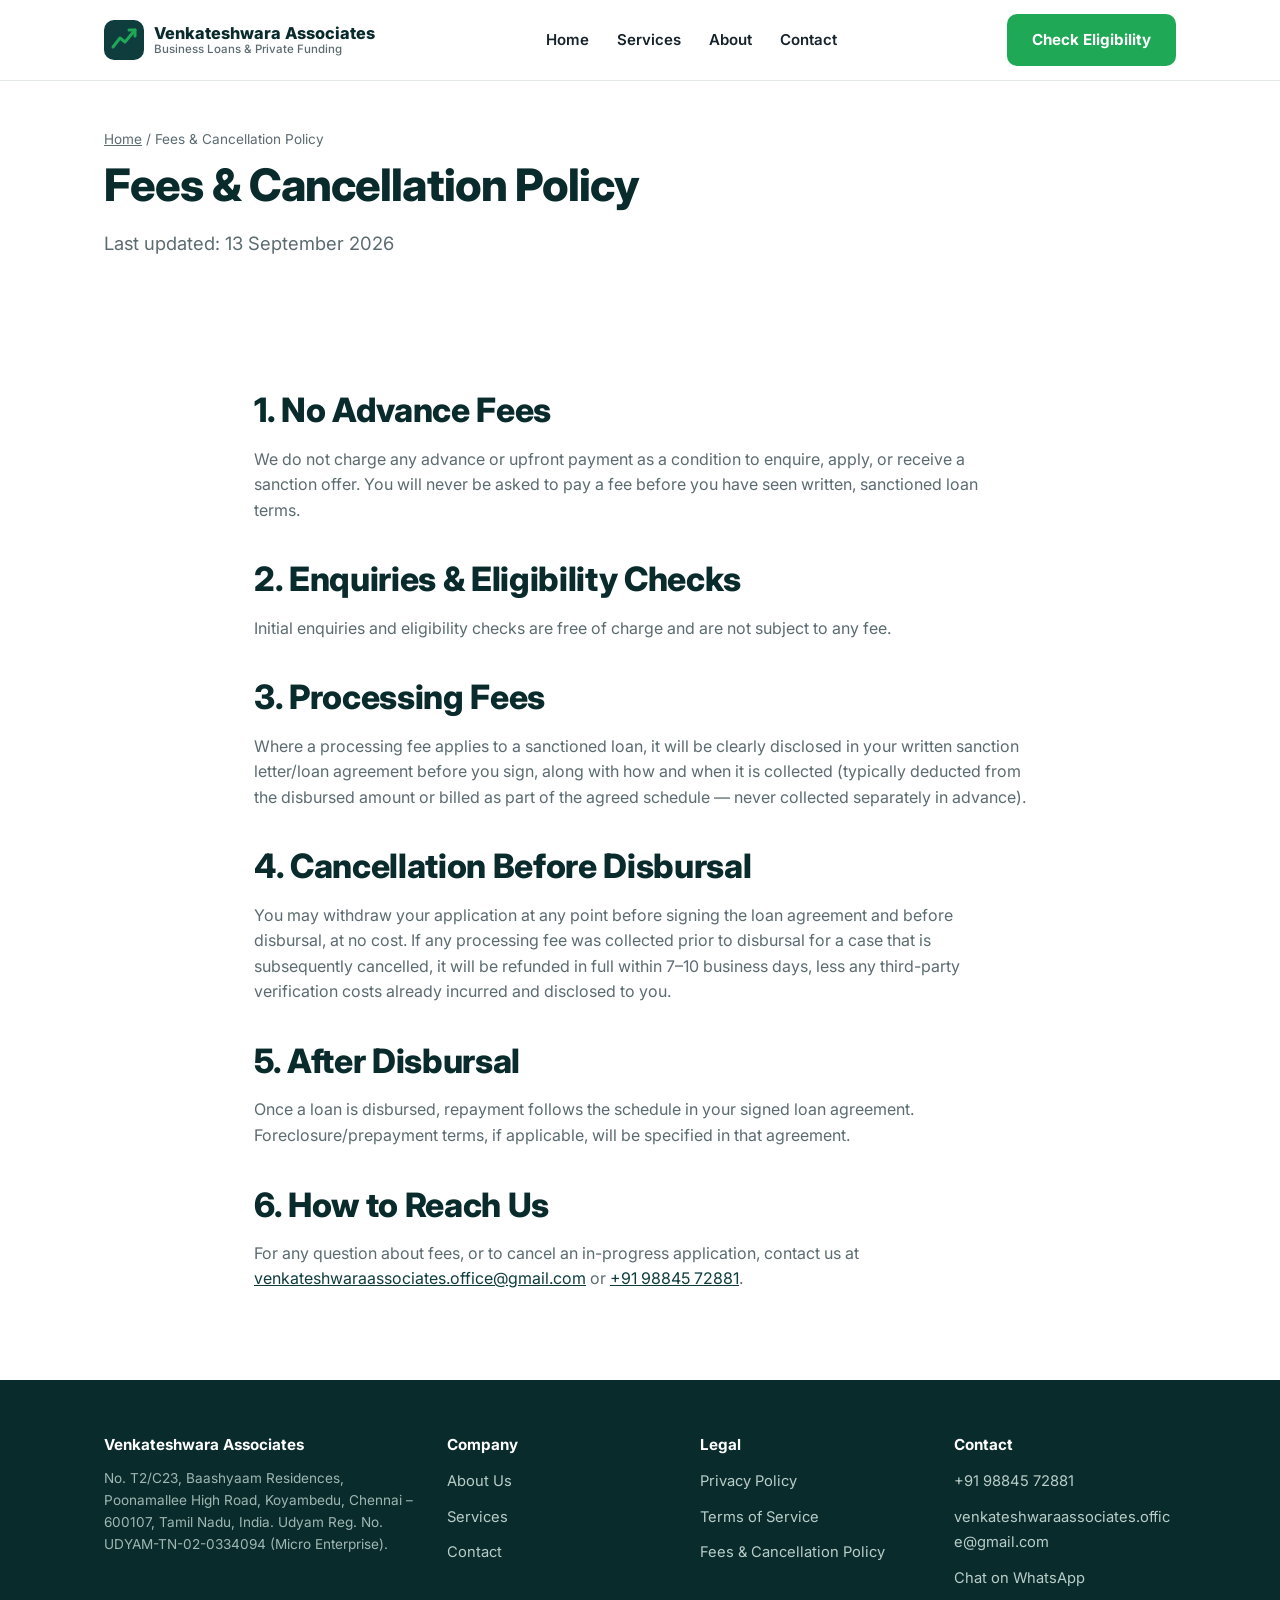
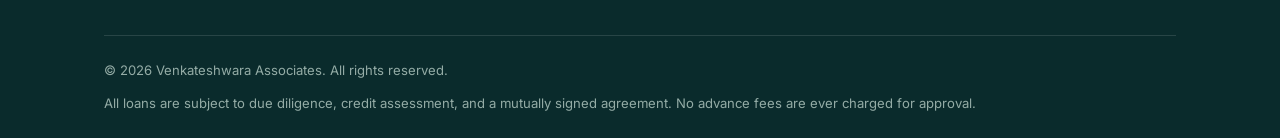
<file: refund-policy.html>
<!doctype html>
<html lang="en">
<head>
  <meta charset="UTF-8" />
  <meta name="viewport" content="width=device-width, initial-scale=1.0" />
  <title>Fees & Cancellation Policy | Venkateshwara Associates</title>
  <meta name="description" content="Fees and cancellation policy for Venkateshwara Associates' business loan and private funding services, including our no-advance-fee commitment." />
  <link rel="canonical" href="https://venkateshwaraassociates.com/refund-policy.html" />
  <link rel="icon" href="/assets/logo.svg" type="image/svg+xml" />
  <link href="https://fonts.googleapis.com/css2?family=Inter:wght@400;500;600;700;800&display=swap" rel="stylesheet" />
  <link rel="stylesheet" href="/css/style.css" />
</head>
<body>
  <header class="site-header">
    <div class="container nav">
      <a href="/" class="brand">
        <img src="/assets/logo.svg" width="40" height="40" alt="" />
        <span class="brand-name">Venkateshwara Associates<small>Business Loans &amp; Private Funding</small></span>
      </a>
      <nav>
        <ul class="nav-links">
          <li><a href="/">Home</a></li>
          <li><a href="/services.html">Services</a></li>
          <li><a href="/about.html">About</a></li>
          <li><a href="/contact.html">Contact</a></li>
        </ul>
      </nav>
      <div class="nav-cta">
        <a class="btn btn-primary nav-apply" href="/contact.html"><span class="cta-full">Check Eligibility</span><span class="cta-short">Apply</span></a>
        <button class="nav-toggle" aria-label="Toggle menu" aria-expanded="false"><span></span></button>
      </div>
    </div>
  </header>

  <main>
    <section class="page-hero container">
      <div class="breadcrumb"><a href="/">Home</a> / Fees &amp; Cancellation Policy</div>
      <h1>Fees &amp; Cancellation Policy</h1>
      <p class="lead">Last updated: 13 September 2026</p>
    </section>
    <section class="section legal">
      <div class="container" style="max-width:820px;">
        <h2>1. No Advance Fees</h2>
        <p>We do not charge any advance or upfront payment as a condition to enquire, apply, or receive a sanction offer. You will never be asked to pay a fee before you have seen written, sanctioned loan terms.</p>

        <h2>2. Enquiries &amp; Eligibility Checks</h2>
        <p>Initial enquiries and eligibility checks are free of charge and are not subject to any fee.</p>

        <h2>3. Processing Fees</h2>
        <p>Where a processing fee applies to a sanctioned loan, it will be clearly disclosed in your written sanction letter/loan agreement before you sign, along with how and when it is collected (typically deducted from the disbursed amount or billed as part of the agreed schedule &mdash; never collected separately in advance).</p>

        <h2>4. Cancellation Before Disbursal</h2>
        <p>You may withdraw your application at any point before signing the loan agreement and before disbursal, at no cost. If any processing fee was collected prior to disbursal for a case that is subsequently cancelled, it will be refunded in full within 7&ndash;10 business days, less any third-party verification costs already incurred and disclosed to you.</p>

        <h2>5. After Disbursal</h2>
        <p>Once a loan is disbursed, repayment follows the schedule in your signed loan agreement. Foreclosure/prepayment terms, if applicable, will be specified in that agreement.</p>

        <h2>6. How to Reach Us</h2>
        <p>For any question about fees, or to cancel an in-progress application, contact us at <a href="mailto:venkateshwaraassociates.office@gmail.com">venkateshwaraassociates.office@gmail.com</a> or <a href="tel:+919884572881">+91 98845 72881</a>.</p>
      </div>
    </section>
  </main>

  <footer class="site-footer">
    <div class="container">
      <div class="footer-grid">
        <div>
          <h4>Venkateshwara Associates</h4>
          <p class="foot-legal">No. T2/C23, Baashyaam Residences, Poonamallee High Road, Koyambedu, Chennai &ndash; 600107, Tamil Nadu, India. Udyam Reg. No. UDYAM-TN-02-0334094 (Micro Enterprise).</p>
        </div>
        <div>
          <h4>Company</h4>
          <ul>
            <li><a href="/about.html">About Us</a></li>
            <li><a href="/services.html">Services</a></li>
            <li><a href="/contact.html">Contact</a></li>
          </ul>
        </div>
        <div>
          <h4>Legal</h4>
          <ul>
            <li><a href="/privacy-policy.html">Privacy Policy</a></li>
            <li><a href="/terms-of-service.html">Terms of Service</a></li>
            <li><a href="/refund-policy.html">Fees &amp; Cancellation Policy</a></li>
          </ul>
        </div>
        <div>
          <h4>Contact</h4>
          <ul>
            <li><a href="tel:+919884572881">+91 98845 72881</a></li>
            <li><a href="mailto:venkateshwaraassociates.office@gmail.com">venkateshwaraassociates.office@gmail.com</a></li>
            <li><a href="https://wa.me/919884572881" target="_blank" rel="noopener">Chat on WhatsApp</a></li>
          </ul>
        </div>
      </div>
      <div class="footer-bottom">
        <span>&copy; <span id="year"></span> Venkateshwara Associates. All rights reserved.</span>
        <span>All loans are subject to due diligence, credit assessment, and a mutually signed agreement. No advance fees are ever charged for approval.</span>
      </div>
    </div>
  </footer>
  <script src="/js/main.js"></script>
</body>
</html>
</file>
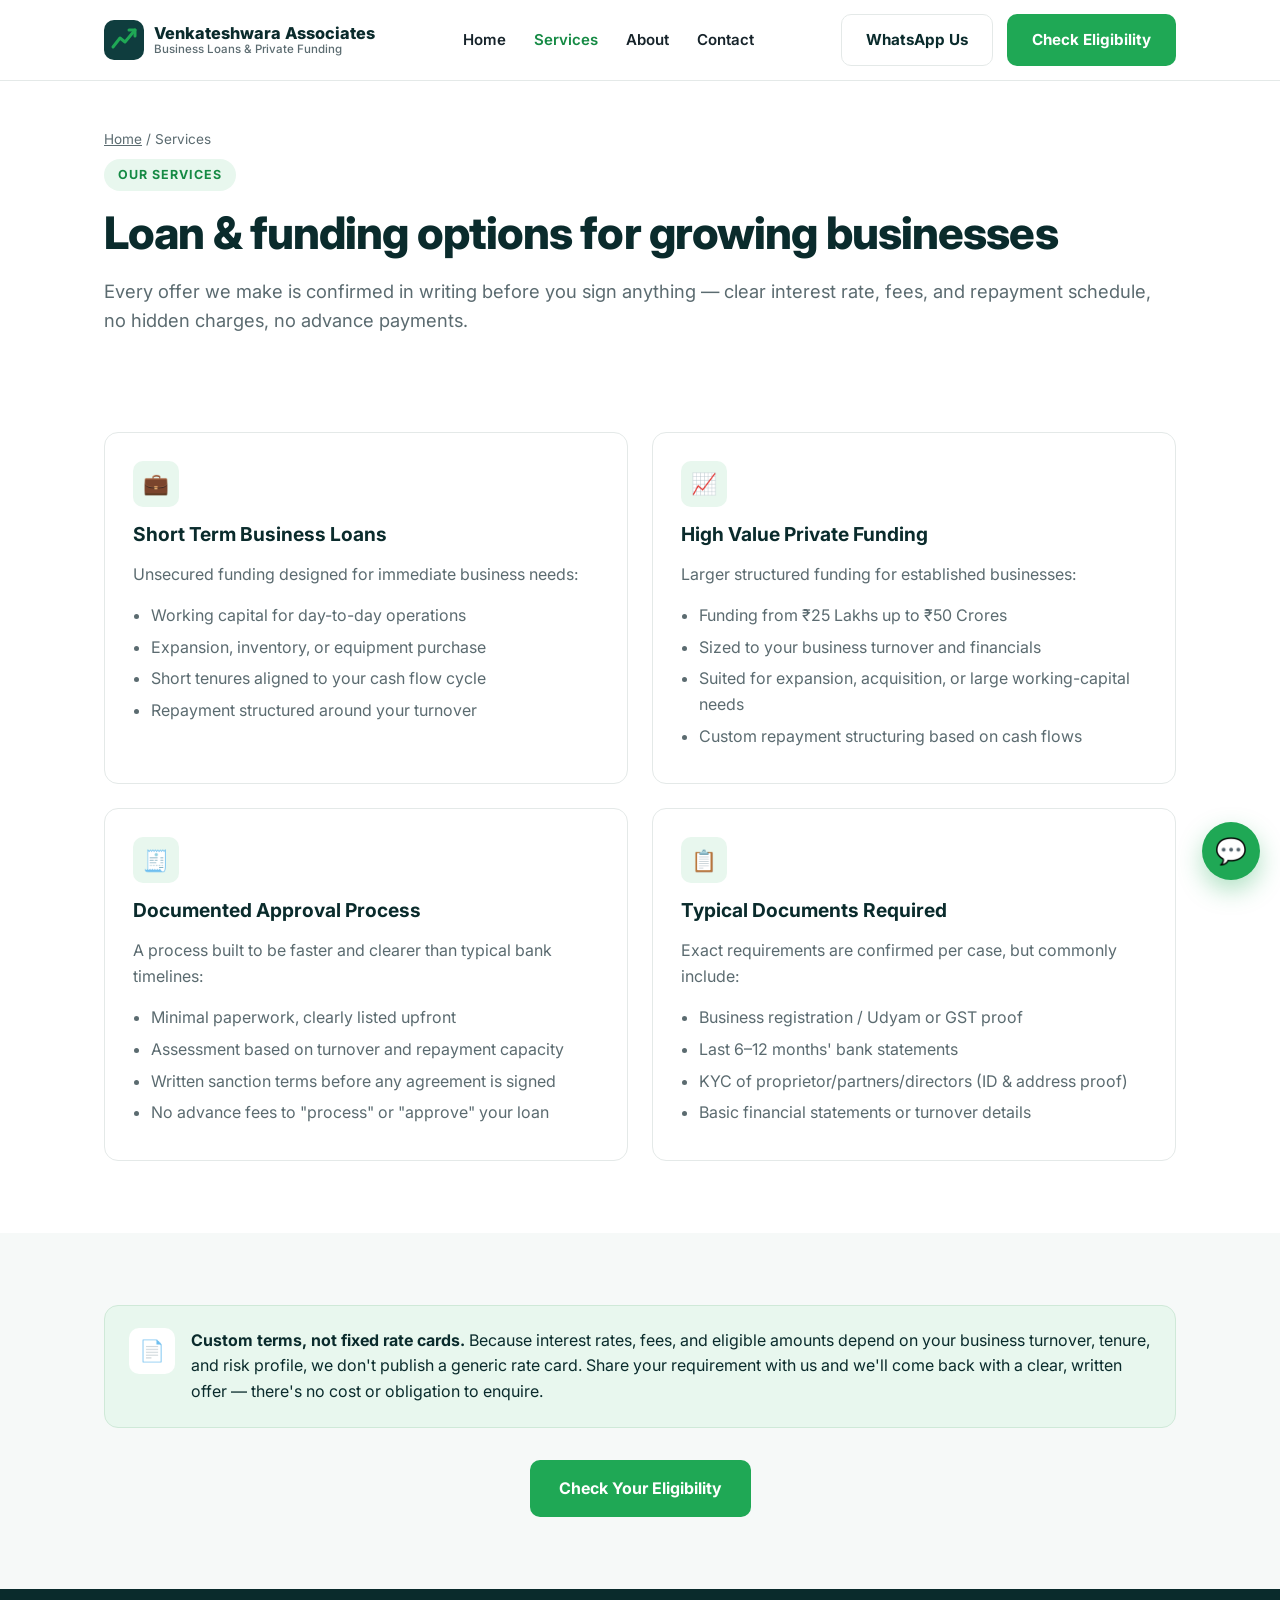
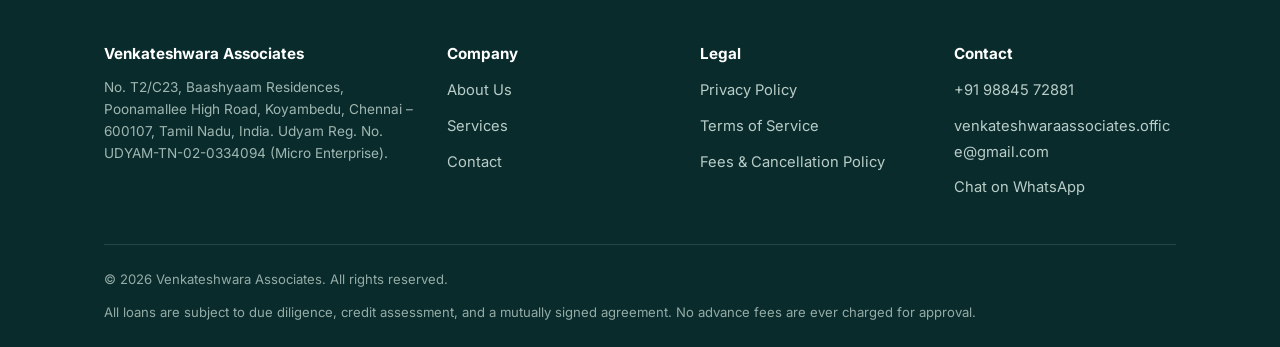
<file: services.html>
<!doctype html>
<html lang="en">
<head>
  <meta charset="UTF-8" />
  <meta name="viewport" content="width=device-width, initial-scale=1.0" />
  <title>Business Loan Services | Venkateshwara Associates</title>
  <meta name="description" content="Short-term unsecured business loans and high-value private funding (₹25 Lakhs to ₹50 Crores) from Venkateshwara Associates, Chennai. Transparent terms, no advance fees." />
  <link rel="canonical" href="https://venkateshwaraassociates.com/services.html" />
  <meta property="og:type" content="website" />
  <meta property="og:title" content="Business Loan Services | Venkateshwara Associates" />
  <meta property="og:description" content="Short-term business loans and high-value private funding, structured around your business turnover and repayment capacity." />
  <meta property="og:url" content="https://venkateshwaraassociates.com/services.html" />
  <link rel="icon" href="/assets/logo.svg" type="image/svg+xml" />
  <link rel="preconnect" href="https://fonts.googleapis.com" />
  <link rel="preconnect" href="https://fonts.gstatic.com" crossorigin />
  <link href="https://fonts.googleapis.com/css2?family=Inter:wght@400;500;600;700;800&display=swap" rel="stylesheet" />
  <link rel="stylesheet" href="/css/style.css" />
</head>
<body>
  <header class="site-header">
    <div class="container nav">
      <a href="/" class="brand">
        <img src="/assets/logo.svg" width="40" height="40" alt="" />
        <span class="brand-name">Venkateshwara Associates<small>Business Loans &amp; Private Funding</small></span>
      </a>
      <nav>
        <ul class="nav-links">
          <li><a href="/">Home</a></li>
          <li><a href="/services.html" class="active">Services</a></li>
          <li><a href="/about.html">About</a></li>
          <li><a href="/contact.html">Contact</a></li>
        </ul>
      </nav>
      <div class="nav-cta">
        <a class="btn btn-outline" href="https://wa.me/919884572881?text=Hi%2C%20I%27d%20like%20to%20know%20more%20about%20business%20loans." target="_blank" rel="noopener">WhatsApp Us</a>
        <a class="btn btn-primary nav-apply" href="/contact.html"><span class="cta-full">Check Eligibility</span><span class="cta-short">Apply</span></a>
        <button class="nav-toggle" aria-label="Toggle menu" aria-expanded="false"><span></span></button>
      </div>
    </div>
  </header>

  <main>
    <section class="page-hero container">
      <div class="breadcrumb"><a href="/">Home</a> / Services</div>
      <span class="eyebrow">Our Services</span>
      <h1>Loan &amp; funding options for growing businesses</h1>
      <p class="lead">Every offer we make is confirmed in writing before you sign anything &mdash; clear interest rate, fees, and repayment schedule, no hidden charges, no advance payments.</p>
    </section>

    <section class="section">
      <div class="container">
        <div class="grid-2">
          <div class="card">
            <div class="card-icon">💼</div>
            <h3>Short Term Business Loans</h3>
            <p>Unsecured funding designed for immediate business needs:</p>
            <ul>
              <li>Working capital for day-to-day operations</li>
              <li>Expansion, inventory, or equipment purchase</li>
              <li>Short tenures aligned to your cash flow cycle</li>
              <li>Repayment structured around your turnover</li>
            </ul>
          </div>
          <div class="card">
            <div class="card-icon">📈</div>
            <h3>High Value Private Funding</h3>
            <p>Larger structured funding for established businesses:</p>
            <ul>
              <li>Funding from ₹25 Lakhs up to ₹50 Crores</li>
              <li>Sized to your business turnover and financials</li>
              <li>Suited for expansion, acquisition, or large working-capital needs</li>
              <li>Custom repayment structuring based on cash flows</li>
            </ul>
          </div>
          <div class="card">
            <div class="card-icon">🧾</div>
            <h3>Documented Approval Process</h3>
            <p>A process built to be faster and clearer than typical bank timelines:</p>
            <ul>
              <li>Minimal paperwork, clearly listed upfront</li>
              <li>Assessment based on turnover and repayment capacity</li>
              <li>Written sanction terms before any agreement is signed</li>
              <li>No advance fees to "process" or "approve" your loan</li>
            </ul>
          </div>
          <div class="card">
            <div class="card-icon">📋</div>
            <h3>Typical Documents Required</h3>
            <p>Exact requirements are confirmed per case, but commonly include:</p>
            <ul>
              <li>Business registration / Udyam or GST proof</li>
              <li>Last 6&ndash;12 months' bank statements</li>
              <li>KYC of proprietor/partners/directors (ID &amp; address proof)</li>
              <li>Basic financial statements or turnover details</li>
            </ul>
          </div>
        </div>
      </div>
    </section>

    <section class="section section-soft">
      <div class="container">
        <div class="notice">
          <div class="card-icon">📄</div>
          <p><strong>Custom terms, not fixed rate cards.</strong> Because interest rates, fees, and eligible amounts depend on your business turnover, tenure, and risk profile, we don't publish a generic rate card. Share your requirement with us and we'll come back with a clear, written offer &mdash; there's no cost or obligation to enquire.</p>
        </div>
        <div style="text-align:center; margin-top:32px;">
          <a class="btn btn-primary btn-lg" href="/contact.html">Check Your Eligibility</a>
        </div>
      </div>
    </section>
  </main>

  <footer class="site-footer">
    <div class="container">
      <div class="footer-grid">
        <div>
          <h4>Venkateshwara Associates</h4>
          <p class="foot-legal">No. T2/C23, Baashyaam Residences, Poonamallee High Road, Koyambedu, Chennai &ndash; 600107, Tamil Nadu, India. Udyam Reg. No. UDYAM-TN-02-0334094 (Micro Enterprise).</p>
        </div>
        <div>
          <h4>Company</h4>
          <ul>
            <li><a href="/about.html">About Us</a></li>
            <li><a href="/services.html">Services</a></li>
            <li><a href="/contact.html">Contact</a></li>
          </ul>
        </div>
        <div>
          <h4>Legal</h4>
          <ul>
            <li><a href="/privacy-policy.html">Privacy Policy</a></li>
            <li><a href="/terms-of-service.html">Terms of Service</a></li>
            <li><a href="/refund-policy.html">Fees &amp; Cancellation Policy</a></li>
          </ul>
        </div>
        <div>
          <h4>Contact</h4>
          <ul>
            <li><a href="tel:+919884572881">+91 98845 72881</a></li>
            <li><a href="mailto:venkateshwaraassociates.office@gmail.com">venkateshwaraassociates.office@gmail.com</a></li>
            <li><a href="https://wa.me/919884572881" target="_blank" rel="noopener">Chat on WhatsApp</a></li>
          </ul>
        </div>
      </div>
      <div class="footer-bottom">
        <span>&copy; <span id="year"></span> Venkateshwara Associates. All rights reserved.</span>
        <span>All loans are subject to due diligence, credit assessment, and a mutually signed agreement. No advance fees are ever charged for approval.</span>
      </div>
    </div>
  </footer>

  <a class="whatsapp-fab" href="https://wa.me/919884572881?text=Hi%2C%20I%27d%20like%20to%20know%20more%20about%20business%20loans." target="_blank" rel="noopener" aria-label="Chat on WhatsApp">💬</a>
  <script src="/js/main.js"></script>
</body>
</html>
</file>
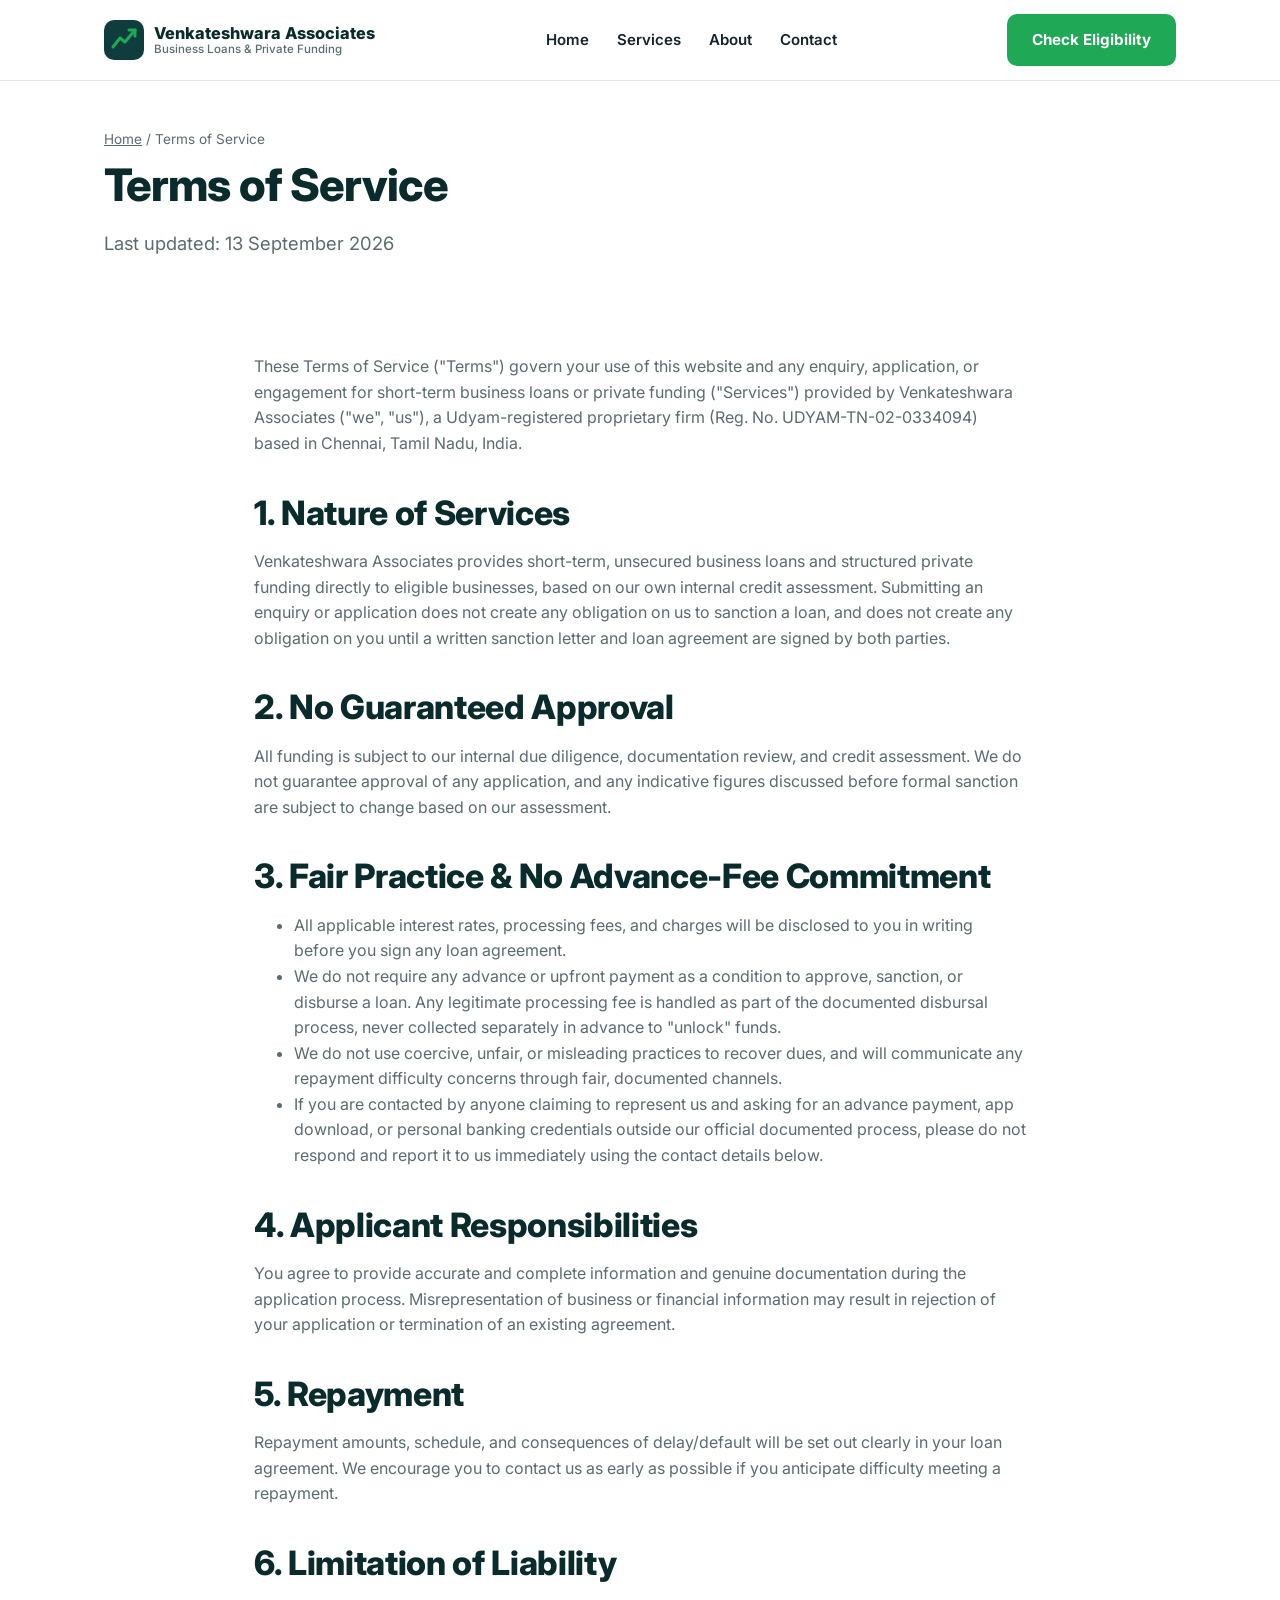
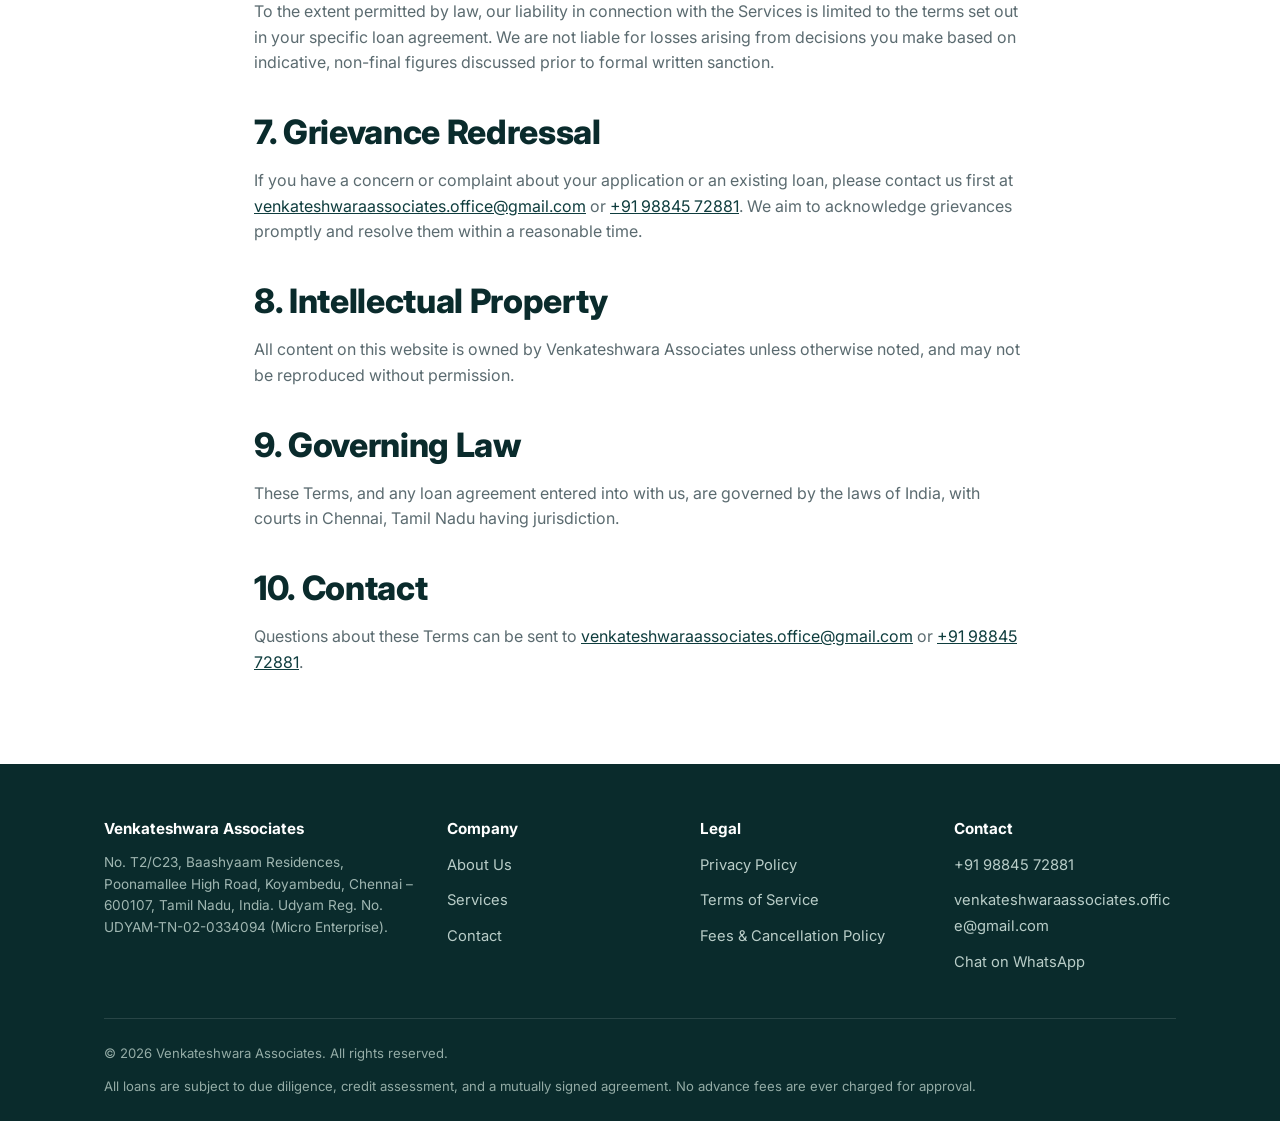
<file: terms-of-service.html>
<!doctype html>
<html lang="en">
<head>
  <meta charset="UTF-8" />
  <meta name="viewport" content="width=device-width, initial-scale=1.0" />
  <title>Terms of Service | Venkateshwara Associates</title>
  <meta name="description" content="Terms of Service for Venkateshwara Associates' short-term business loan and private funding services, including our fair lending and no-advance-fee commitments." />
  <link rel="canonical" href="https://venkateshwaraassociates.com/terms-of-service.html" />
  <link rel="icon" href="/assets/logo.svg" type="image/svg+xml" />
  <link href="https://fonts.googleapis.com/css2?family=Inter:wght@400;500;600;700;800&display=swap" rel="stylesheet" />
  <link rel="stylesheet" href="/css/style.css" />
</head>
<body>
  <header class="site-header">
    <div class="container nav">
      <a href="/" class="brand">
        <img src="/assets/logo.svg" width="40" height="40" alt="" />
        <span class="brand-name">Venkateshwara Associates<small>Business Loans &amp; Private Funding</small></span>
      </a>
      <nav>
        <ul class="nav-links">
          <li><a href="/">Home</a></li>
          <li><a href="/services.html">Services</a></li>
          <li><a href="/about.html">About</a></li>
          <li><a href="/contact.html">Contact</a></li>
        </ul>
      </nav>
      <div class="nav-cta">
        <a class="btn btn-primary nav-apply" href="/contact.html"><span class="cta-full">Check Eligibility</span><span class="cta-short">Apply</span></a>
        <button class="nav-toggle" aria-label="Toggle menu" aria-expanded="false"><span></span></button>
      </div>
    </div>
  </header>

  <main>
    <section class="page-hero container">
      <div class="breadcrumb"><a href="/">Home</a> / Terms of Service</div>
      <h1>Terms of Service</h1>
      <p class="lead">Last updated: 13 September 2026</p>
    </section>
    <section class="section legal">
      <div class="container" style="max-width:820px;">
        <p>These Terms of Service ("Terms") govern your use of this website and any enquiry, application, or engagement for short-term business loans or private funding ("Services") provided by Venkateshwara Associates ("we", "us"), a Udyam-registered proprietary firm (Reg. No. UDYAM-TN-02-0334094) based in Chennai, Tamil Nadu, India.</p>

        <h2>1. Nature of Services</h2>
        <p>Venkateshwara Associates provides short-term, unsecured business loans and structured private funding directly to eligible businesses, based on our own internal credit assessment. Submitting an enquiry or application does not create any obligation on us to sanction a loan, and does not create any obligation on you until a written sanction letter and loan agreement are signed by both parties.</p>

        <h2>2. No Guaranteed Approval</h2>
        <p>All funding is subject to our internal due diligence, documentation review, and credit assessment. We do not guarantee approval of any application, and any indicative figures discussed before formal sanction are subject to change based on our assessment.</p>

        <h2>3. Fair Practice &amp; No Advance-Fee Commitment</h2>
        <ul>
          <li>All applicable interest rates, processing fees, and charges will be disclosed to you in writing before you sign any loan agreement.</li>
          <li>We do not require any advance or upfront payment as a condition to approve, sanction, or disburse a loan. Any legitimate processing fee is handled as part of the documented disbursal process, never collected separately in advance to "unlock" funds.</li>
          <li>We do not use coercive, unfair, or misleading practices to recover dues, and will communicate any repayment difficulty concerns through fair, documented channels.</li>
          <li>If you are contacted by anyone claiming to represent us and asking for an advance payment, app download, or personal banking credentials outside our official documented process, please do not respond and report it to us immediately using the contact details below.</li>
        </ul>

        <h2>4. Applicant Responsibilities</h2>
        <p>You agree to provide accurate and complete information and genuine documentation during the application process. Misrepresentation of business or financial information may result in rejection of your application or termination of an existing agreement.</p>

        <h2>5. Repayment</h2>
        <p>Repayment amounts, schedule, and consequences of delay/default will be set out clearly in your loan agreement. We encourage you to contact us as early as possible if you anticipate difficulty meeting a repayment.</p>

        <h2>6. Limitation of Liability</h2>
        <p>To the extent permitted by law, our liability in connection with the Services is limited to the terms set out in your specific loan agreement. We are not liable for losses arising from decisions you make based on indicative, non-final figures discussed prior to formal written sanction.</p>

        <h2>7. Grievance Redressal</h2>
        <p>If you have a concern or complaint about your application or an existing loan, please contact us first at <a href="mailto:venkateshwaraassociates.office@gmail.com">venkateshwaraassociates.office@gmail.com</a> or <a href="tel:+919884572881">+91 98845 72881</a>. We aim to acknowledge grievances promptly and resolve them within a reasonable time.</p>

        <h2>8. Intellectual Property</h2>
        <p>All content on this website is owned by Venkateshwara Associates unless otherwise noted, and may not be reproduced without permission.</p>

        <h2>9. Governing Law</h2>
        <p>These Terms, and any loan agreement entered into with us, are governed by the laws of India, with courts in Chennai, Tamil Nadu having jurisdiction.</p>

        <h2>10. Contact</h2>
        <p>Questions about these Terms can be sent to <a href="mailto:venkateshwaraassociates.office@gmail.com">venkateshwaraassociates.office@gmail.com</a> or <a href="tel:+919884572881">+91 98845 72881</a>.</p>
      </div>
    </section>
  </main>

  <footer class="site-footer">
    <div class="container">
      <div class="footer-grid">
        <div>
          <h4>Venkateshwara Associates</h4>
          <p class="foot-legal">No. T2/C23, Baashyaam Residences, Poonamallee High Road, Koyambedu, Chennai &ndash; 600107, Tamil Nadu, India. Udyam Reg. No. UDYAM-TN-02-0334094 (Micro Enterprise).</p>
        </div>
        <div>
          <h4>Company</h4>
          <ul>
            <li><a href="/about.html">About Us</a></li>
            <li><a href="/services.html">Services</a></li>
            <li><a href="/contact.html">Contact</a></li>
          </ul>
        </div>
        <div>
          <h4>Legal</h4>
          <ul>
            <li><a href="/privacy-policy.html">Privacy Policy</a></li>
            <li><a href="/terms-of-service.html">Terms of Service</a></li>
            <li><a href="/refund-policy.html">Fees &amp; Cancellation Policy</a></li>
          </ul>
        </div>
        <div>
          <h4>Contact</h4>
          <ul>
            <li><a href="tel:+919884572881">+91 98845 72881</a></li>
            <li><a href="mailto:venkateshwaraassociates.office@gmail.com">venkateshwaraassociates.office@gmail.com</a></li>
            <li><a href="https://wa.me/919884572881" target="_blank" rel="noopener">Chat on WhatsApp</a></li>
          </ul>
        </div>
      </div>
      <div class="footer-bottom">
        <span>&copy; <span id="year"></span> Venkateshwara Associates. All rights reserved.</span>
        <span>All loans are subject to due diligence, credit assessment, and a mutually signed agreement. No advance fees are ever charged for approval.</span>
      </div>
    </div>
  </footer>
  <script src="/js/main.js"></script>
</body>
</html>
</file>
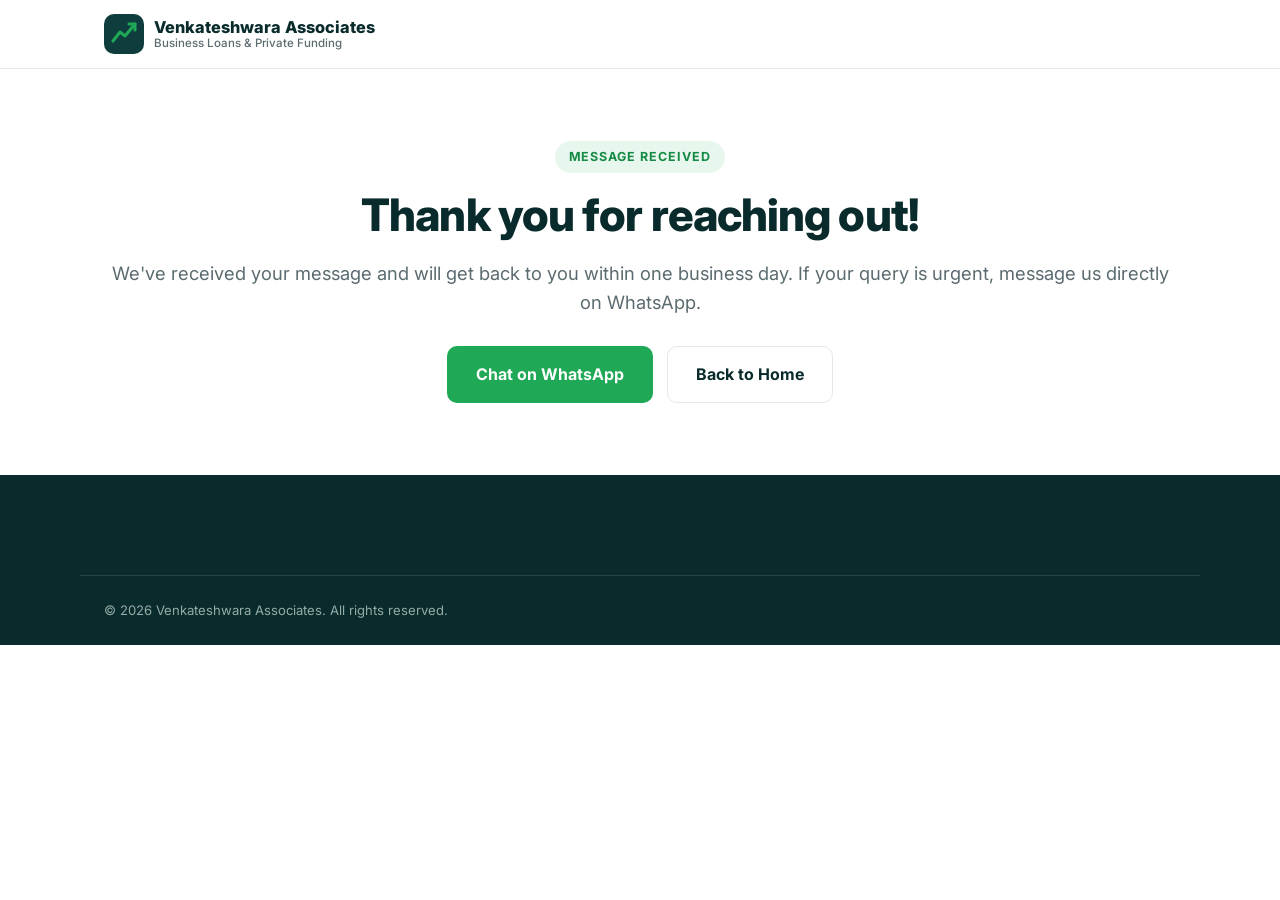
<file: thank-you.html>
<!doctype html>
<html lang="en">
<head>
  <meta charset="UTF-8" />
  <meta name="viewport" content="width=device-width, initial-scale=1.0" />
  <title>Thank You | Venkateshwara Associates</title>
  <meta name="robots" content="noindex" />
  <link rel="icon" href="/assets/logo.svg" type="image/svg+xml" />
  <link href="https://fonts.googleapis.com/css2?family=Inter:wght@400;500;600;700;800&display=swap" rel="stylesheet" />
  <link rel="stylesheet" href="/css/style.css" />
</head>
<body>
  <header class="site-header">
    <div class="container nav">
      <a href="/" class="brand">
        <img src="/assets/logo.svg" width="40" height="40" alt="" />
        <span class="brand-name">Venkateshwara Associates<small>Business Loans &amp; Private Funding</small></span>
      </a>
    </div>
  </header>
  <main>
    <section class="section" style="text-align:center;">
      <div class="container">
        <span class="eyebrow">Message Received</span>
        <h1>Thank you for reaching out!</h1>
        <p class="lead">We've received your message and will get back to you within one business day. If your query is urgent, message us directly on WhatsApp.</p>
        <div class="hero-actions" style="justify-content:center;">
          <a class="btn btn-primary btn-lg" href="https://wa.me/919884572881" target="_blank" rel="noopener">Chat on WhatsApp</a>
          <a class="btn btn-outline btn-lg" href="/">Back to Home</a>
        </div>
      </div>
    </section>
  </main>
  <footer class="site-footer">
    <div class="container footer-bottom">
      <span>&copy; <span id="year"></span> Venkateshwara Associates. All rights reserved.</span>
    </div>
  </footer>
  <script src="/js/main.js"></script>
</body>
</html>
</file>
<file: css/style.css>
/* ===== Design tokens ===== */
:root {
  --navy: #0f3d3e;
  --navy-dark: #0a2b2c;
  --ink: #16232a;
  --muted: #5b6b70;
  --line: #e4e9e8;
  --bg: #ffffff;
  --bg-soft: #f6f9f8;
  --accent: #1fa855;
  --accent-dark: #158a44;
  --accent-soft: #e8f7ee;
  --radius: 14px;
  --shadow: 0 8px 30px rgba(15, 61, 62, 0.08);
  --maxw: 1120px;
  font-size: 16px;
}

* { box-sizing: border-box; }
html { scroll-behavior: smooth; overflow-x: hidden; }

body {
  margin: 0;
  font-family: "Inter", -apple-system, BlinkMacSystemFont, "Segoe UI", Roboto, Helvetica, Arial, sans-serif;
  color: var(--ink);
  background: var(--bg);
  line-height: 1.6;
  -webkit-font-smoothing: antialiased;
  overflow-x: hidden;
}

img { max-width: 100%; display: block; }
a { color: var(--navy); overflow-wrap: break-word; word-break: break-word; }
p, li, h1, h2, h3, h4 { overflow-wrap: break-word; word-break: break-word; }
.container {
  max-width: var(--maxw);
  margin: 0 auto;
  padding: 0 24px;
}

/* Grid children must be allowed to shrink below their content's natural width,
   otherwise a long unbroken string (e.g. an email address) forces the whole
   grid track to overflow the viewport on narrow screens. */
.grid-2 > *, .grid-3 > *, .contact-grid > *, .footer-grid > *, .hero-grid > *, .process > *,
.form-grid > * {
  min-width: 0;
}

h1, h2, h3, h4 { line-height: 1.2; margin: 0 0 16px; color: var(--navy-dark); }
h1 { font-size: clamp(2rem, 4vw, 2.8rem); font-weight: 800; letter-spacing: -0.02em; }
h2 { font-size: clamp(1.5rem, 3vw, 2.1rem); font-weight: 800; letter-spacing: -0.01em; }
h3 { font-size: 1.2rem; font-weight: 700; }
p { margin: 0 0 16px; color: var(--muted); }
.lead { font-size: 1.15rem; color: var(--muted); }
.section { padding: 72px 0; }
@media (max-width: 600px) {
  .container { padding: 0 18px; }
  .section { padding: 44px 0; }
  .hero { padding: 40px 0 32px; }
  .page-hero { padding-top: 32px; padding-bottom: 4px; }
  .cta-band { padding: 36px 22px; border-radius: 18px; }
  .card { padding: 22px; }
  .info-card { padding: 20px; }
  .section-head { margin-bottom: 30px; }
}
.section-soft { background: var(--bg-soft); }
.section-head { max-width: 680px; margin: 0 auto 44px; text-align: center; }
.eyebrow {
  display: inline-block;
  font-size: 0.78rem;
  font-weight: 700;
  letter-spacing: 0.08em;
  text-transform: uppercase;
  color: var(--accent-dark);
  background: var(--accent-soft);
  padding: 6px 14px;
  border-radius: 999px;
  margin-bottom: 16px;
}

/* ===== Buttons ===== */
.btn {
  display: inline-flex;
  align-items: center;
  gap: 8px;
  padding: 13px 24px;
  border-radius: 10px;
  font-weight: 700;
  font-size: 0.95rem;
  text-decoration: none;
  border: 1px solid transparent;
  cursor: pointer;
  transition: transform .15s ease, box-shadow .15s ease, background .15s ease;
}
.btn-primary { background: var(--accent); color: #fff; }
.btn-primary:hover { background: var(--accent-dark); transform: translateY(-1px); box-shadow: 0 6px 18px rgba(31,168,85,.28); }
.btn-outline { background: #fff; color: var(--navy-dark); border-color: var(--line); }
.btn-outline:hover { border-color: var(--navy-dark); transform: translateY(-1px); }
.btn-block { width: 100%; justify-content: center; }
.btn-lg { padding: 15px 28px; font-size: 1rem; }

/* ===== Header ===== */
.site-header {
  position: sticky;
  top: 0;
  z-index: 50;
  background: rgba(255,255,255,.92);
  backdrop-filter: saturate(180%) blur(8px);
  border-bottom: 1px solid var(--line);
}
.nav {
  display: flex;
  align-items: center;
  justify-content: space-between;
  padding-top: 14px;
  padding-bottom: 14px;
}
.brand { display: flex; align-items: center; gap: 10px; text-decoration: none; }
.brand-name { font-weight: 800; color: var(--navy-dark); font-size: 1.02rem; line-height: 1.15; }
.brand-name small { display: block; font-weight: 500; color: var(--muted); font-size: 0.72rem; }
.nav-links { display: flex; align-items: center; gap: 28px; list-style: none; margin: 0; padding: 0; }
.nav-links a {
  text-decoration: none;
  color: var(--ink);
  font-weight: 600;
  font-size: 0.94rem;
}
.nav-links a:hover { color: var(--accent-dark); }
.nav-links a.active { color: var(--accent-dark); }
.nav-cta { display: flex; align-items: center; gap: 14px; }
.nav-apply .cta-short { display: none; }
.nav-toggle {
  display: none;
  background: none;
  border: 1px solid var(--line);
  border-radius: 8px;
  width: 42px;
  height: 42px;
  align-items: center;
  justify-content: center;
  cursor: pointer;
}
.nav-toggle span, .nav-toggle span::before, .nav-toggle span::after {
  content: "";
  display: block;
  width: 18px;
  height: 2px;
  background: var(--navy-dark);
  position: relative;
}
.nav-toggle span::before { position: absolute; top: -6px; }
.nav-toggle span::after { position: absolute; top: 6px; }

@media (max-width: 860px) {
  .nav-links { position: fixed; inset: 64px 16px auto 16px; background: #fff; border: 1px solid var(--line); border-radius: 14px; flex-direction: column; align-items: flex-start; padding: 18px; box-shadow: var(--shadow); display: none; gap: 16px; max-height: calc(100vh - 90px); overflow-y: auto; }
  .nav-links.open { display: flex; }
  .nav-toggle { display: flex; flex: none; }
  .nav-cta .btn-outline { display: none; }
}

@media (max-width: 640px) {
  .nav { padding-top: 10px; padding-bottom: 10px; gap: 8px; flex-wrap: nowrap; }
  .brand { gap: 8px; min-width: 0; flex: 1 1 auto; overflow: hidden; }
  .brand img { width: 30px; height: 30px; flex-shrink: 0; }
  .brand-name {
    font-size: 0.8rem; line-height: 1.2;
    white-space: nowrap; overflow: hidden; text-overflow: ellipsis;
    display: block; max-width: 100%; min-width: 0; flex: 1 1 auto;
  }
  .brand-name small { display: none; }
  .nav-cta { gap: 8px; flex-shrink: 0; }
  .nav-cta .btn-primary { padding: 9px 13px; font-size: 0.8rem; white-space: nowrap; }
  .nav-toggle { width: 36px; height: 36px; flex-shrink: 0; }
  .nav-apply .cta-full { display: none; }
  .nav-apply .cta-short { display: inline; }
}

/* ===== Hero ===== */
.hero {
  padding: 64px 0 56px;
  background: linear-gradient(180deg, #f3f9f6 0%, #ffffff 100%);
  border-bottom: 1px solid var(--line);
}
.hero-grid { display: grid; grid-template-columns: 1.1fr 0.9fr; gap: 48px; align-items: center; }
@media (max-width: 900px) { .hero-grid { grid-template-columns: 1fr; } }
.hero-actions { display: flex; gap: 14px; flex-wrap: wrap; margin-top: 28px; }
.hero-badges { display: flex; gap: 10px; flex-wrap: wrap; margin-top: 24px; }
.badge {
  display: inline-flex; align-items: center; gap: 6px;
  font-size: 0.8rem; font-weight: 700; color: var(--navy-dark);
  background: #fff; border: 1px solid var(--line); border-radius: 999px; padding: 6px 12px;
}
.hero-card {
  background: #fff; border: 1px solid var(--line); border-radius: var(--radius);
  box-shadow: var(--shadow); padding: 28px;
}
.hero-card ul { margin: 0; padding: 0; list-style: none; }
.hero-card li { display: flex; gap: 10px; padding: 10px 0; border-bottom: 1px dashed var(--line); color: var(--ink); font-weight: 600; font-size: 0.95rem; min-width: 0; }
.hero-card li .tick { flex-shrink: 0; }
.hero-card li:last-child { border-bottom: none; }
.tick { color: var(--accent); font-weight: 900; }

/* ===== Stats ===== */
.stats { display: grid; grid-template-columns: repeat(4, 1fr); gap: 24px; text-align: center; }
@media (max-width: 720px) { .stats { grid-template-columns: repeat(2, 1fr); } }
.stat h3 { font-size: 2rem; color: var(--accent-dark); margin-bottom: 4px; }
.stat span { color: var(--muted); font-size: 0.9rem; font-weight: 600; }

/* ===== Cards / grids ===== */
.grid-3 { display: grid; grid-template-columns: repeat(3, 1fr); gap: 24px; }
.grid-2 { display: grid; grid-template-columns: repeat(2, 1fr); gap: 24px; }
@media (max-width: 900px) { .grid-3 { grid-template-columns: repeat(2, 1fr); } }
@media (max-width: 640px) { .grid-3, .grid-2 { grid-template-columns: 1fr; } }

.card {
  background: #fff;
  border: 1px solid var(--line);
  border-radius: var(--radius);
  padding: 28px;
  transition: box-shadow .2s ease, transform .2s ease;
}
.card:hover { box-shadow: var(--shadow); transform: translateY(-2px); }
.card-icon {
  width: 46px; height: 46px; border-radius: 10px;
  background: var(--accent-soft); color: var(--accent-dark);
  display: flex; align-items: center; justify-content: center;
  font-size: 1.3rem; margin-bottom: 16px;
}
.card ul { padding-left: 18px; margin: 12px 0 0; color: var(--muted); }
.card ul li { margin-bottom: 6px; }

/* ===== Process ===== */
.process { display: grid; grid-template-columns: repeat(5, 1fr); gap: 20px; counter-reset: step; }
@media (max-width: 960px) { .process { grid-template-columns: repeat(2, 1fr); } }
@media (max-width: 560px) { .process { grid-template-columns: 1fr; } }
.step { position: relative; padding: 22px 18px 18px; border: 1px solid var(--line); border-radius: var(--radius); background: #fff; }
.step-num {
  width: 32px; height: 32px; border-radius: 50%;
  background: var(--navy-dark); color: #fff; font-weight: 800; font-size: 0.9rem;
  display: flex; align-items: center; justify-content: center; margin-bottom: 14px;
}
.step h3 { font-size: 1rem; margin-bottom: 6px; }
.step p { font-size: 0.9rem; margin: 0; }

/* ===== Trust / notice ===== */
.notice {
  border: 1px solid #cfe9d8;
  background: var(--accent-soft);
  border-radius: var(--radius);
  padding: 22px 24px;
  display: flex;
  gap: 16px;
}
.notice .card-icon { background: #fff; flex-shrink: 0; }
.notice p { color: var(--navy-dark); margin: 0; min-width: 0; }

/* ===== FAQ ===== */
.faq-item { border-bottom: 1px solid var(--line); padding: 18px 0; }
.faq-item summary {
  cursor: pointer; font-weight: 700; color: var(--navy-dark);
  list-style: none; display: flex; justify-content: space-between; align-items: center; gap: 12px;
}
.faq-item summary::-webkit-details-marker { display: none; }
.faq-item summary::after { content: "+"; font-size: 1.3rem; color: var(--accent-dark); }
.faq-item[open] summary::after { content: "\2212"; }
.faq-item p { margin-top: 12px; }

/* ===== CTA band ===== */
.cta-band {
  background: var(--navy-dark);
  color: #fff;
  border-radius: 24px;
  padding: 52px 40px;
  text-align: center;
}
.cta-band h2, .cta-band p { color: #fff; }
.cta-band p { color: #cfe4e0; }
.cta-band .btn-outline { background: transparent; color: #fff; border-color: rgba(255,255,255,.4); }
.cta-band .btn-outline:hover { border-color: #fff; }

/* ===== Footer ===== */
.site-footer { background: var(--navy-dark); color: #d9e6e3; padding: 56px 0 24px; }
.footer-grid { display: grid; grid-template-columns: 1.4fr 1fr 1fr 1fr; gap: 32px; }
@media (max-width: 800px) { .footer-grid { grid-template-columns: 1fr 1fr; } }
@media (max-width: 520px) { .footer-grid { grid-template-columns: 1fr; } }
.site-footer h4 { color: #fff; font-size: 0.95rem; margin-bottom: 14px; }
.site-footer a { color: #b9cdc8; text-decoration: none; font-size: 0.92rem; }
.site-footer a:hover { color: #fff; }
.site-footer ul { list-style: none; padding: 0; margin: 0; display: flex; flex-direction: column; gap: 10px; }
.footer-bottom {
  margin-top: 44px; padding-top: 24px; border-top: 1px solid rgba(255,255,255,.12);
  display: flex; justify-content: space-between; flex-wrap: wrap; gap: 12px;
  font-size: 0.82rem; color: #94aca6;
}
.foot-legal { max-width: 340px; font-size: 0.85rem; color: #9fb6b1; }

/* ===== Misc pages ===== */
.page-hero { padding-top: 48px; padding-bottom: 8px; }
.legal h2 { margin-top: 36px; }
.legal p, .legal li { color: var(--muted); }
.breadcrumb { font-size: 0.85rem; color: var(--muted); margin-bottom: 8px; }
.breadcrumb a { color: var(--muted); }

.form-grid { display: grid; grid-template-columns: 1fr 1fr; gap: 18px; }
@media (max-width: 640px) { .form-grid { grid-template-columns: 1fr; } }
.field { display: flex; flex-direction: column; gap: 6px; min-width: 0; }
.field label { font-weight: 700; font-size: 0.88rem; color: var(--navy-dark); }
.field input, .field select, .field textarea {
  width: 100%; max-width: 100%; min-width: 0; box-sizing: border-box;
  padding: 12px 14px; border: 1px solid var(--line); border-radius: 10px; font: inherit; color: var(--ink); background: #fff;
}
.field input:focus, .field select:focus, .field textarea:focus { outline: 2px solid var(--accent); outline-offset: 1px; }
.field-full { grid-column: 1 / -1; }
.form-note { font-size: 0.85rem; color: var(--muted); margin-top: 14px; }

.contact-grid { display: grid; grid-template-columns: 1fr 1fr; gap: 40px; align-items: start; }
@media (max-width: 860px) { .contact-grid { grid-template-columns: 1fr; } }
.info-card { border: 1px solid var(--line); border-radius: var(--radius); padding: 26px; background: #fff; margin-bottom: 18px; }
.info-card h3 { margin-bottom: 8px; }

.whatsapp-fab {
  position: fixed; right: 20px; bottom: 20px; z-index: 60;
  width: 58px; height: 58px; border-radius: 50%;
  background: var(--accent); color: #fff; display: flex; align-items: center; justify-content: center;
  box-shadow: 0 10px 24px rgba(31,168,85,.35); text-decoration: none; font-size: 1.6rem;
}
@media (max-width: 600px) {
  .whatsapp-fab { width: 46px; height: 46px; right: 14px; bottom: 14px; font-size: 1.3rem; }
}
</file>
